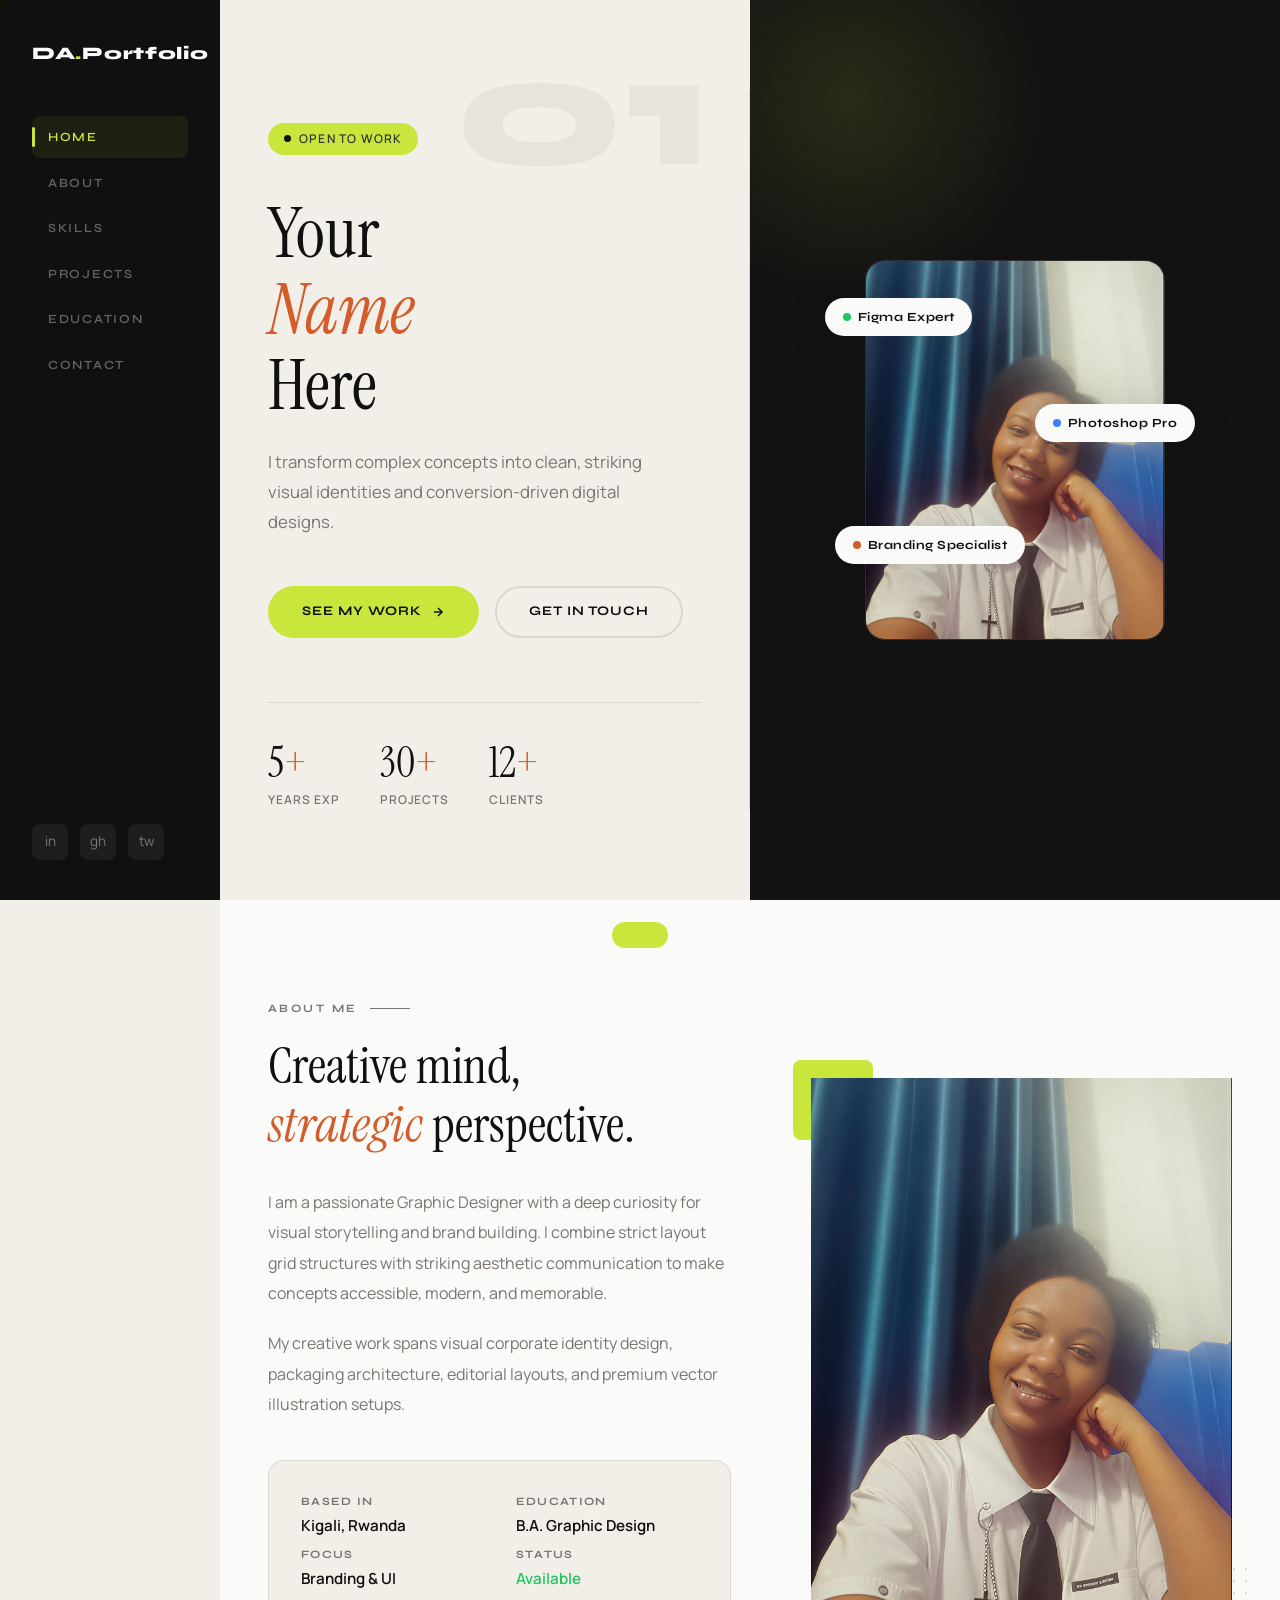
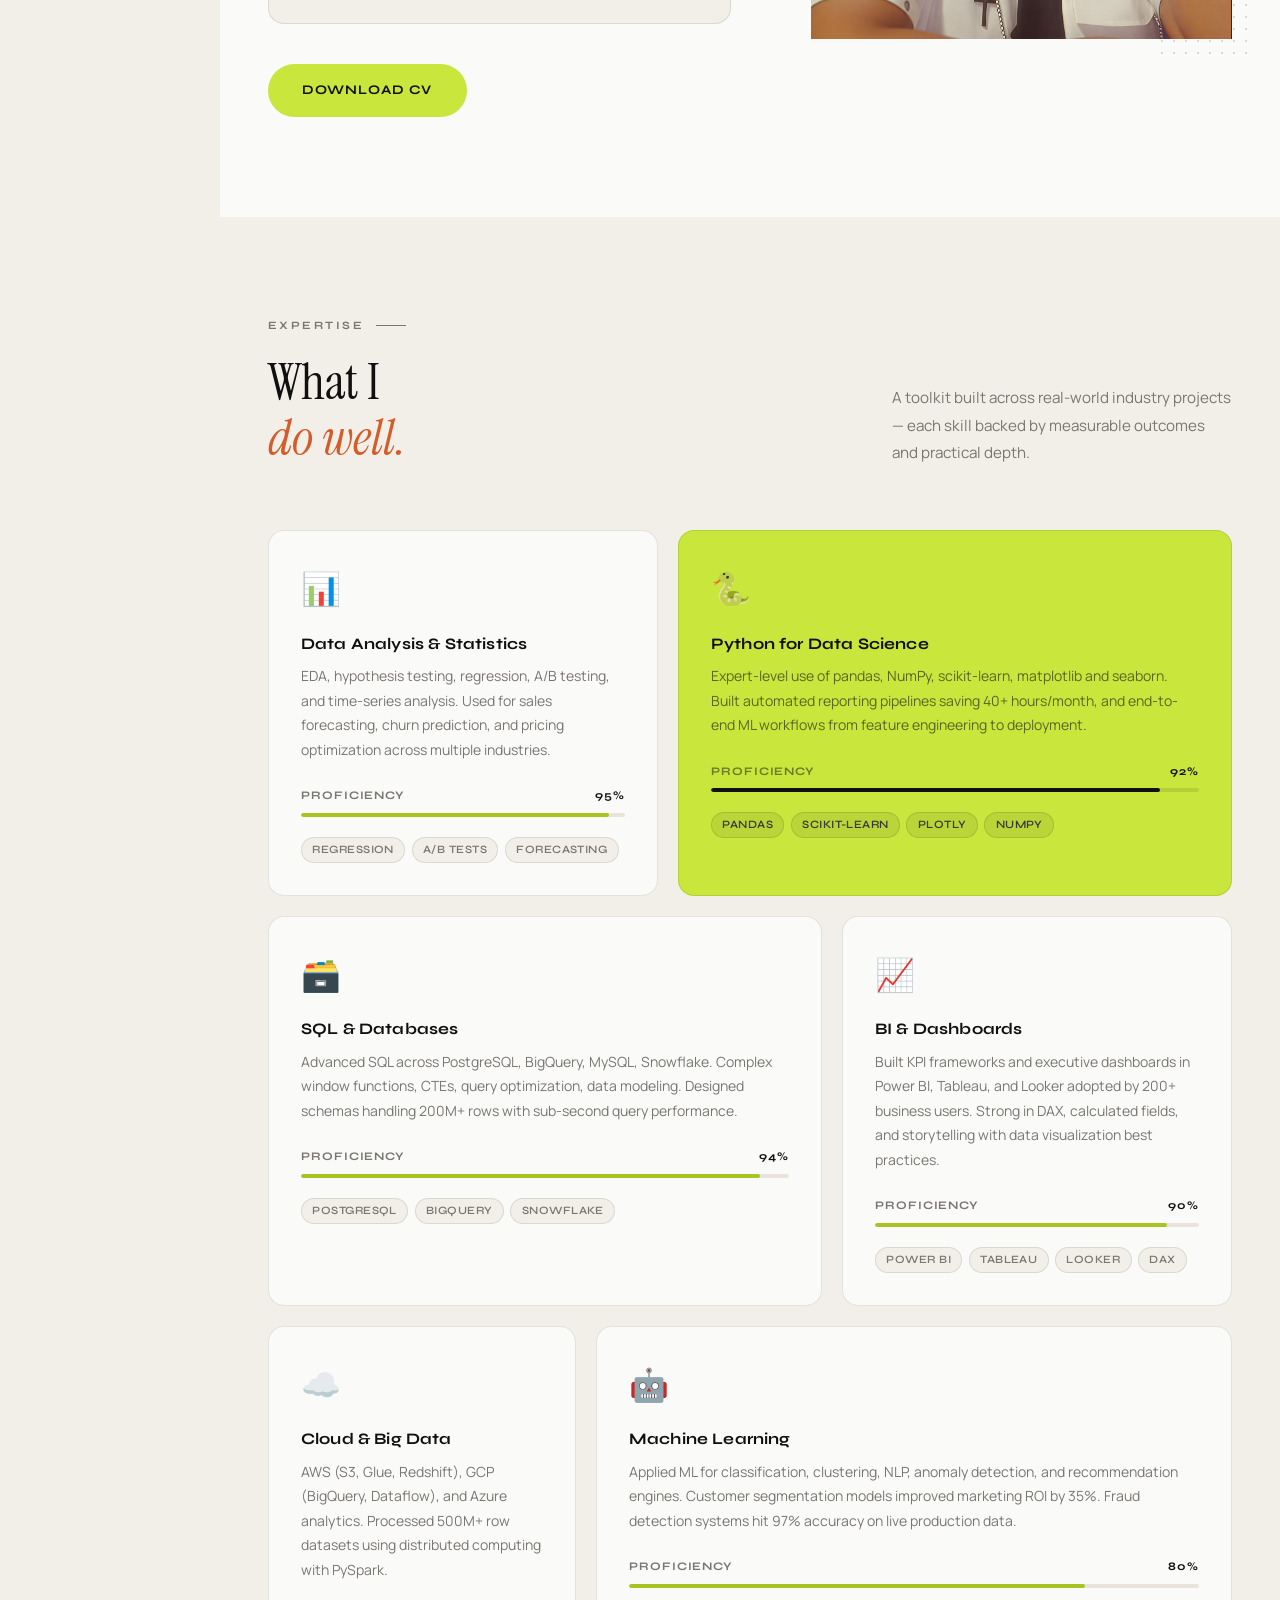
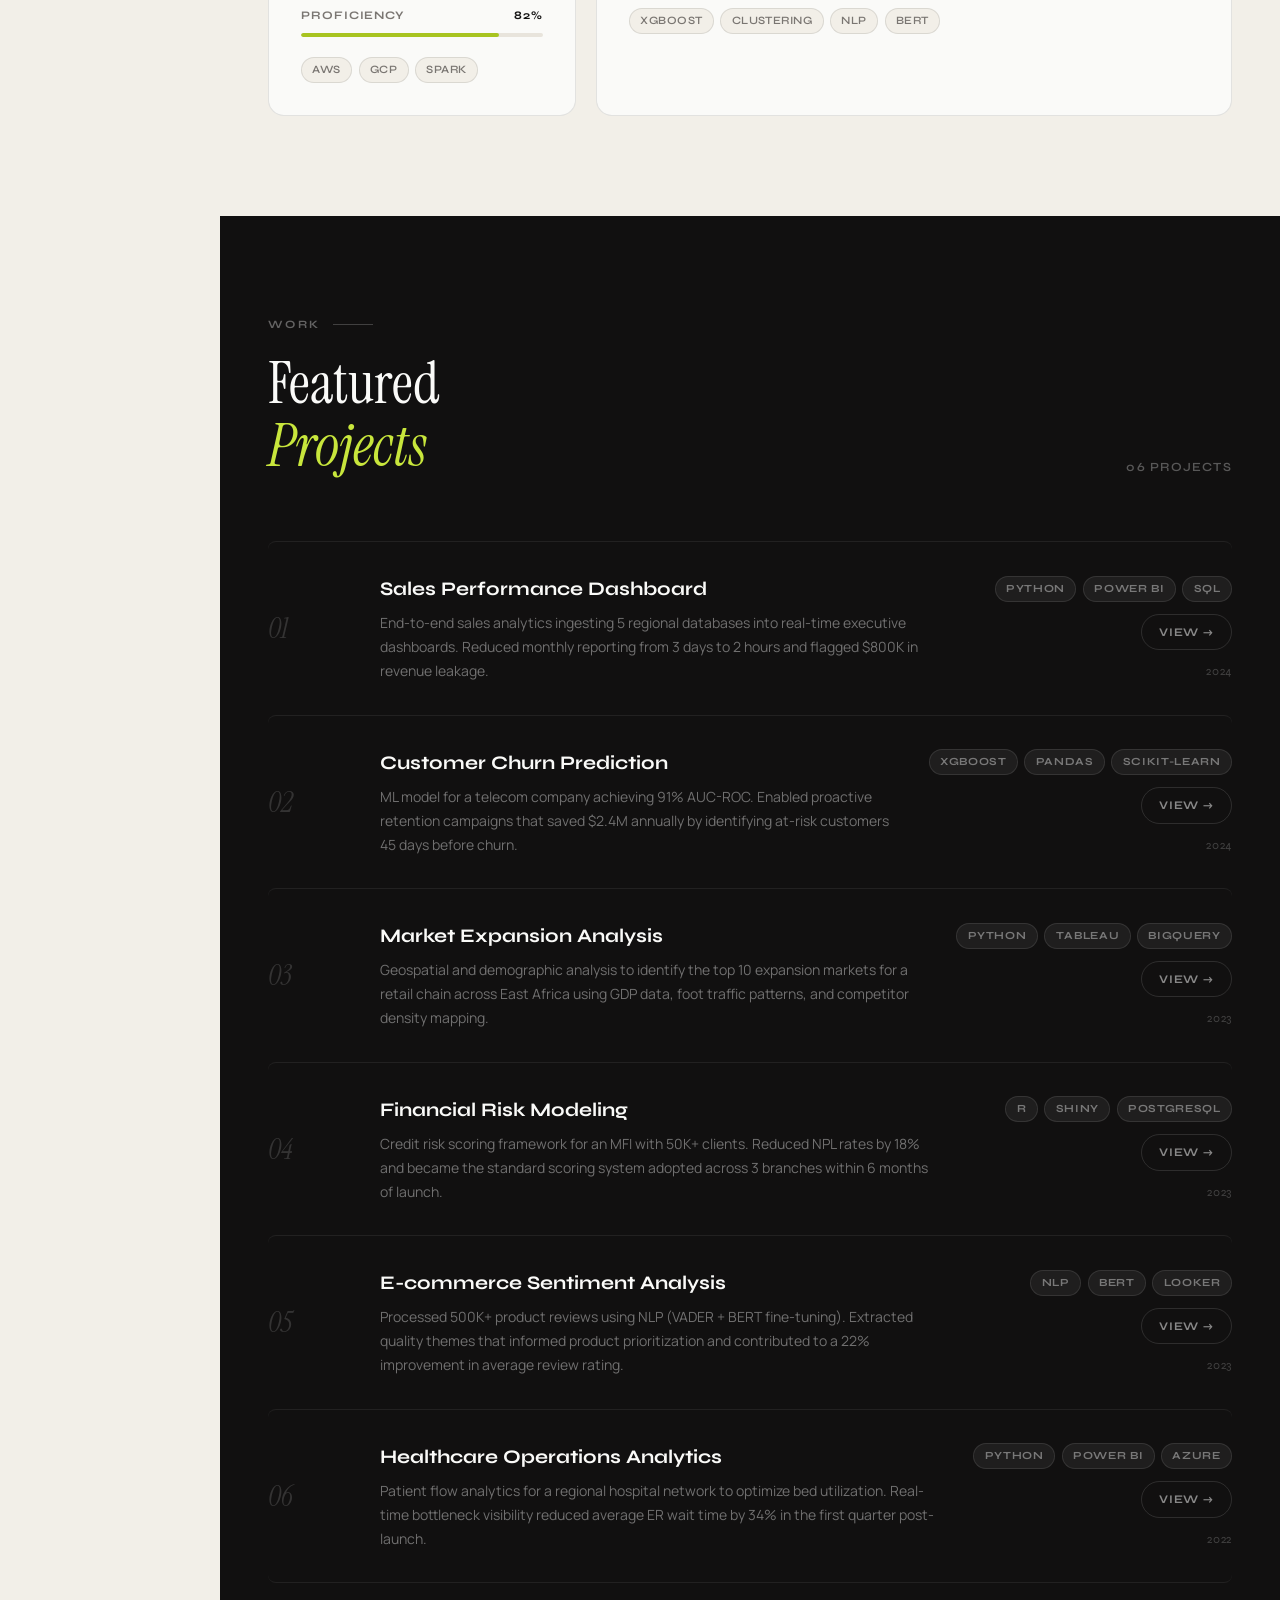
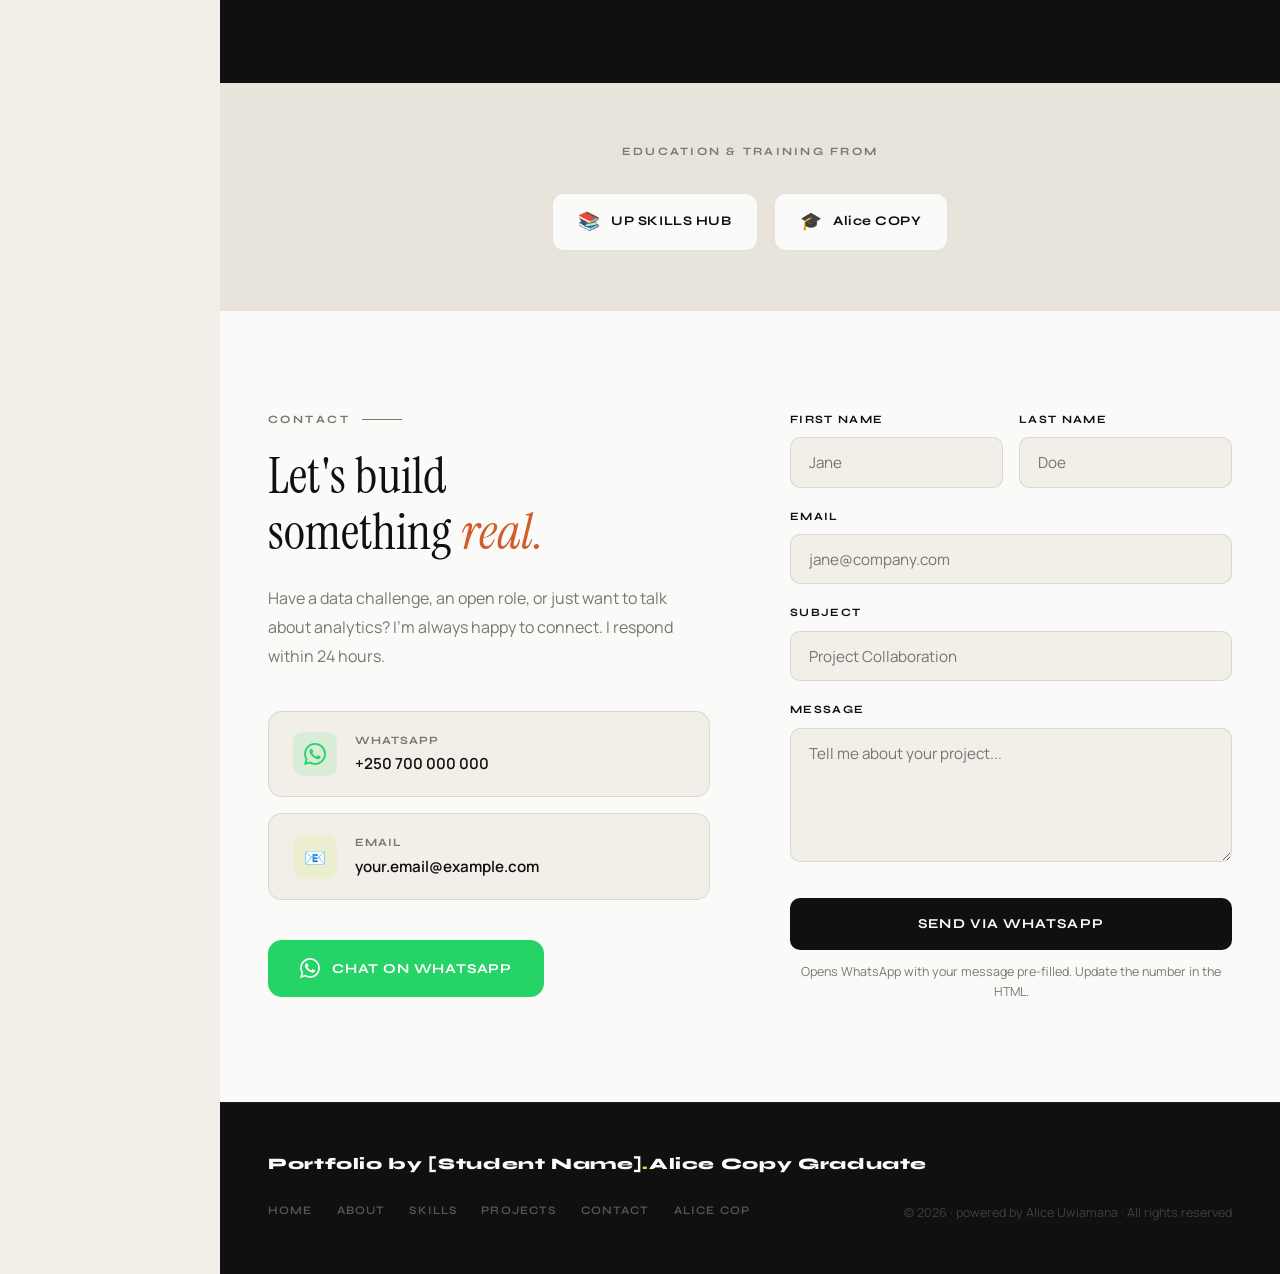
<file: Data analytics/temp 2/index.html>
<!DOCTYPE html>
<html lang="en">
<head>
<meta charset="UTF-8">
<meta name="viewport" content="width=device-width, initial-scale=1.0">
<title>Data Analyst Portfolio</title>
<link href="https://fonts.googleapis.com/css2?family=Syne:wght@400;600;700;800&family=Instrument+Serif:ital@0;1&family=Manrope:wght@300;400;500;600&display=swap" rel="stylesheet">
<style>
/* ===================== VARIABLES ===================== */
:root {
  --bg: #f2efe8;
  --bg2: #e8e4dc;
  --ink: #111010;
  --ink2: #3a3836;
  --muted: #7a7672;
  --lime: #c8e63c;
  --lime-dark: #a8c420;
  --rust: #d45c2a;
  --border: rgba(17,16,16,.1);
  --white: #fafaf8;
  --card-bg: #ffffff;
  --shadow: 0 2px 20px rgba(17,16,16,.07);
  --shadow-lg: 0 8px 48px rgba(17,16,16,.13);
  --radius: 16px;
}

/* ===================== RESET ===================== */
*,*::before,*::after{box-sizing:border-box;margin:0;padding:0}
html{scroll-behavior:smooth;font-size:16px}
body{font-family:'Manrope',sans-serif;background:var(--bg);color:var(--ink);overflow-x:hidden;line-height:1.6}
a{text-decoration:none;color:inherit}
img{max-width:100%;display:block}

/* ===================== CUSTOM CURSOR ===================== */
*, *::before, *::after { cursor: none !important; }
#cursor {
  position: fixed;
  width: 12px; height: 12px;
  border-radius: 50%;
  background: var(--lime);
  pointer-events: none;
  z-index: 99999;
  transform: translate(-50%,-50%);
  transition: transform .08s, width .2s, height .2s, background .2s;
  mix-blend-mode: multiply;
}
#cursor.big {
  width: 40px; height: 40px;
  background: var(--lime);
}

/* ===================== SIDE NAV ===================== */
.sidenav {
  position: fixed;
  left: 0; top: 0; bottom: 0;
  width: 220px;
  background: var(--ink);
  z-index: 100;
  display: flex;
  flex-direction: column;
  padding: 2.5rem 2rem;
  gap: 0;
}
.sidenav-logo {
  font-family: 'Syne', sans-serif;
  font-size: 1.1rem;
  font-weight: 800;
  color: var(--white);
  letter-spacing: .04em;
  margin-bottom: 3rem;
}
.sidenav-logo span { color: var(--lime); }

.sidenav-links {
  display: flex;
  flex-direction: column;
  gap: .2rem;
  flex: 1;
}
.sidenav-links a {
  font-family: 'Syne', sans-serif;
  font-size: .78rem;
  font-weight: 600;
  letter-spacing: .14em;
  text-transform: uppercase;
  color: rgba(255,255,255,.35);
  padding: .7rem 1rem;
  border-radius: 8px;
  transition: color .2s, background .2s;
  position: relative;
}
.sidenav-links a:hover, .sidenav-links a.active {
  color: var(--lime);
  background: rgba(200,230,60,.07);
}
.sidenav-links a.active::before {
  content: '';
  position: absolute;
  left: 0; top: 50%;
  transform: translateY(-50%);
  width: 3px; height: 20px;
  background: var(--lime);
  border-radius: 100px;
}

.sidenav-social {
  display: flex;
  gap: .75rem;
  margin-top: 2rem;
}
.sidenav-social a {
  width: 36px; height: 36px;
  border-radius: 8px;
  background: rgba(255,255,255,.06);
  display: flex; align-items: center; justify-content: center;
  color: rgba(255,255,255,.4);
  font-size: .85rem;
  transition: background .2s, color .2s;
}
.sidenav-social a:hover { background: var(--lime); color: var(--ink); }

/* Mobile nav */
.topnav {
  display: none;
  position: fixed;
  top: 0; left: 0; right: 0;
  z-index: 200;
  background: var(--ink);
  padding: 0 1.5rem;
  height: 60px;
  align-items: center;
  justify-content: space-between;
}
.topnav-logo {
  font-family: 'Syne', sans-serif;
  font-size: 1rem;
  font-weight: 800;
  color: var(--white);
}
.topnav-logo span { color: var(--lime); }
.topnav-burger {
  background: none; border: none;
  display: flex; flex-direction: column; gap: 5px; cursor: pointer;
}
.topnav-burger span {
  display: block; width: 22px; height: 2px;
  background: var(--white); border-radius: 2px;
  transition: all .3s;
}
.topnav-burger.open span:nth-child(1) { transform: rotate(45deg) translate(5px,5px); }
.topnav-burger.open span:nth-child(2) { opacity: 0; }
.topnav-burger.open span:nth-child(3) { transform: rotate(-45deg) translate(5px,-5px); }

.mobile-drawer {
  display: none;
  position: fixed;
  top: 60px; left: 0; right: 0;
  background: var(--ink);
  z-index: 190;
  padding: 1.5rem;
  flex-direction: column;
  gap: .5rem;
  border-top: 1px solid rgba(255,255,255,.06);
}
.mobile-drawer.open { display: flex; }
.mobile-drawer a {
  font-family: 'Syne', sans-serif;
  font-size: .9rem;
  font-weight: 600;
  letter-spacing: .1em;
  text-transform: uppercase;
  color: rgba(255,255,255,.55);
  padding: .75rem 1rem;
  border-radius: 8px;
  transition: color .2s, background .2s;
}
.mobile-drawer a:hover { color: var(--lime); background: rgba(200,230,60,.07); }

/* ===================== MAIN CONTENT ===================== */
.main {
  margin-left: 220px;
}

/* ===================== SECTION SHARED ===================== */
section { min-height: 100vh; position: relative; }
.container { max-width: 1100px; margin: 0 auto; padding: 0 3rem; }

.eyebrow {
  font-family: 'Syne', sans-serif;
  font-size: .7rem;
  font-weight: 700;
  letter-spacing: .22em;
  text-transform: uppercase;
  color: var(--muted);
  display: flex;
  align-items: center;
  gap: .75rem;
  margin-bottom: 1.2rem;
}
.eyebrow::after {
  content: '';
  flex: 1;
  max-width: 40px;
  height: 1px;
  background: var(--muted);
}

/* ===================== HERO ===================== */
#home {
  display: grid;
  grid-template-columns: 1fr 1fr;
  min-height: 100vh;
}

.hero-left {
  background: var(--bg);
  display: flex;
  flex-direction: column;
  justify-content: center;
  padding: 6rem 3rem 4rem;
  position: relative;
}
.hero-left::after {
  content: '';
  position: absolute;
  right: 0; top: 10%; bottom: 10%;
  width: 1px;
  background: var(--border);
}

.hero-number {
  font-family: 'Syne', sans-serif;
  font-size: 10rem;
  font-weight: 800;
  line-height: 1;
  color: var(--bg2);
  position: absolute;
  top: 2rem; right: 2.5rem;
  pointer-events: none;
  user-select: none;
  z-index: 0;
}

.hero-available {
  display: inline-flex;
  align-items: center;
  gap: .5rem;
  font-size: .75rem;
  font-weight: 600;
  letter-spacing: .1em;
  text-transform: uppercase;
  color: var(--ink2);
  background: var(--lime);
  border-radius: 100px;
  padding: .4rem 1rem;
  margin-bottom: 2.5rem;
  width: fit-content;
  position: relative; z-index: 1;
  animation: fadeRight .7s ease both;
}
.hero-available::before {
  content: '';
  width: 7px; height: 7px;
  border-radius: 50%;
  background: var(--ink);
  animation: blink 1.5s infinite;
}
@keyframes blink { 0%,100%{opacity:1} 50%{opacity:.2} }

.hero-name {
  font-family: 'Instrument Serif', serif;
  font-size: clamp(3rem, 5.5vw, 5.5rem);
  font-weight: 400;
  line-height: 1.08;
  color: var(--ink);
  margin-bottom: 1.5rem;
  position: relative; z-index: 1;
  animation: fadeRight .7s .1s ease both;
}
.hero-name em {
  font-style: italic;
  color: var(--rust);
}

.hero-tagline {
  font-size: 1.05rem;
  color: var(--muted);
  max-width: 420px;
  line-height: 1.8;
  margin-bottom: 3rem;
  position: relative; z-index: 1;
  animation: fadeRight .7s .2s ease both;
}

.hero-ctas {
  display: flex;
  gap: 1rem;
  flex-wrap: wrap;
  position: relative; z-index: 1;
  animation: fadeRight .7s .3s ease both;
}

.btn-lime {
  padding: .85rem 2rem;
  background: var(--lime);
  color: var(--ink);
  font-family: 'Syne', sans-serif;
  font-size: .82rem;
  font-weight: 700;
  letter-spacing: .08em;
  text-transform: uppercase;
  border-radius: 100px;
  border: 2px solid transparent;
  transition: background .2s, transform .2s;
  display: inline-flex; align-items: center; gap: .5rem;
}
.btn-lime:hover { background: var(--lime-dark); transform: translateY(-2px); }

.btn-ghost {
  padding: .85rem 2rem;
  background: transparent;
  color: var(--ink);
  font-family: 'Syne', sans-serif;
  font-size: .82rem;
  font-weight: 700;
  letter-spacing: .08em;
  text-transform: uppercase;
  border-radius: 100px;
  border: 2px solid var(--border);
  transition: border-color .2s, transform .2s;
}
.btn-ghost:hover { border-color: var(--ink); transform: translateY(-2px); }

.hero-metrics {
  display: flex;
  gap: 2.5rem;
  margin-top: 4rem;
  padding-top: 2.5rem;
  border-top: 1px solid var(--border);
  position: relative; z-index: 1;
  animation: fadeRight .7s .4s ease both;
}
.metric-val {
  font-family: 'Instrument Serif', serif;
  font-size: 2.6rem;
  font-weight: 400;
  color: var(--ink);
  line-height: 1;
}
.metric-val span { color: var(--rust); }
.metric-key {
  font-size: .75rem;
  font-weight: 600;
  letter-spacing: .08em;
  text-transform: uppercase;
  color: var(--muted);
  margin-top: .35rem;
}

/* Hero right — photo + floating chips */
.hero-right {
  background: var(--ink);
  position: relative;
  overflow: hidden;
  display: flex; align-items: center; justify-content: center;
  animation: fadeIn .9s .1s ease both;
}

.hero-right-noise {
  position: absolute; inset: 0;
  background-image: url("data:image/svg+xml,%3Csvg viewBox='0 0 256 256' xmlns='http://www.w3.org/2000/svg'%3E%3Cfilter id='n'%3E%3CfeTurbulence type='fractalNoise' baseFrequency='0.9' numOctaves='4' stitchTiles='stitch'/%3E%3C/filter%3E%3Crect width='100%25' height='100%25' filter='url(%23n)' opacity='0.04'/%3E%3C/svg%3E");
  opacity: .5;
  pointer-events: none;
}

.hero-right-accent {
  position: absolute;
  width: 400px; height: 400px;
  border-radius: 50%;
  background: radial-gradient(circle, rgba(200,230,60,.12) 0%, transparent 70%);
  top: -100px; left: -100px;
}

.hero-photo-container {
  position: relative;
  z-index: 2;
  width: 300px; height: 380px;
}
.hero-photo-frame-outer {
  width: 100%; height: 100%;
  border-radius: 20px;
  overflow: hidden;
  background: #1c1c1c;
  border: 1px solid rgba(255,255,255,.08);
  display: flex; align-items: center; justify-content: center;
  flex-direction: column;
  gap: .8rem;
  cursor: pointer;
}
.hero-photo-frame-outer img {
  width: 100%; height: 100%;
  object-fit: cover;
}
.hero-upload-icon {
  width: 52px; height: 52px;
  border-radius: 12px;
  background: rgba(200,230,60,.1);
  border: 1px dashed rgba(200,230,60,.3);
  display: flex; align-items: center; justify-content: center;
}
.hero-upload-text {
  font-size: .78rem;
  color: rgba(255,255,255,.3);
  letter-spacing: .06em;
  font-family: 'Syne', sans-serif;
}

/* Floating chips */
.chip {
  position: absolute;
  background: var(--white);
  border-radius: 100px;
  padding: .55rem 1.1rem;
  font-size: .78rem;
  font-weight: 700;
  font-family: 'Syne', sans-serif;
  letter-spacing: .04em;
  color: var(--ink);
  box-shadow: var(--shadow-lg);
  white-space: nowrap;
  display: flex; align-items: center; gap: .45rem;
  animation: float 3s ease-in-out infinite;
}
.chip-1 { top: 10%; left: -40px; animation-delay: 0s; }
.chip-2 { top: 38%; right: -30px; animation-delay: .8s; }
.chip-3 { bottom: 20%; left: -30px; animation-delay: 1.5s; }
.chip-dot { width: 8px; height: 8px; border-radius: 50%; }
.chip-dot.g { background: #22c55e; }
.chip-dot.b { background: #3b82f6; }
.chip-dot.o { background: var(--rust); }

@keyframes float {
  0%,100%{transform:translateY(0)}
  50%{transform:translateY(-8px)}

  
}

/* ===================== ABOUT ===================== */
#about {
  background: var(--white);
  min-height: auto;
  padding: 100px 0;
}

.about-layout {
  display: grid;
  grid-template-columns: 1.1fr 1fr;
  gap: 5rem;
  align-items: center;
}

.about-text-block {}

.about-giant-text {
  font-family: 'Instrument Serif', serif;
  font-size: clamp(2.5rem, 4vw, 4.2rem);
  font-weight: 400;
  line-height: 1.15;
  color: var(--ink);
  margin-bottom: 2rem;
}
.about-giant-text em { font-style: italic; color: var(--rust); }

.about-para {
  font-size: 1rem;
  color: var(--muted);
  line-height: 1.9;
  margin-bottom: 1.25rem;
}

.about-facts {
  display: grid;
  grid-template-columns: 1fr 1fr;
  gap: .5rem 2rem;
  margin: 2.5rem 0;
  padding: 2rem;
  background: var(--bg);
  border-radius: var(--radius);
  border: 1px solid var(--border);
}
.fact { }
.fact-label {
  font-size: .7rem;
  font-weight: 700;
  letter-spacing: .12em;
  text-transform: uppercase;
  color: var(--muted);
  font-family: 'Syne', sans-serif;
}
.fact-value {
  font-size: .95rem;
  font-weight: 600;
  color: var(--ink);
  margin-top: .2rem;
}

.cv-row {
  display: flex;
  align-items: center;
  gap: 1rem;
  flex-wrap: wrap;
  margin-top: 1.5rem;
}
.cv-status { font-size: .82rem; color: var(--muted); }
.cv-status.ready { color: #22c55e; font-weight: 600; }

/* About right — photo */
.about-photo-side {
  position: relative;
}
.about-photo-box {
  aspect-ratio: 3/4;
  border-radius: 24px;
  overflow: hidden;
  background: var(--bg2);
  display: flex; align-items: center; justify-content: center;
  flex-direction: column;
  gap: .75rem;
  cursor: pointer;
  border: 1px solid var(--border);
  transition: border-color .2s;
}
.about-photo-box:hover { border-color: var(--lime-dark); }
.about-photo-box img { width: 100%; height: 100%; object-fit: cover; position: absolute; inset: 0; }
.about-photo-placeholder {
  display: flex; flex-direction: column; align-items: center; gap: .75rem; position: relative; z-index: 1;
}
.about-upload-btn2 {
  display: inline-flex; align-items: center; gap: .5rem;
  background: var(--ink);
  color: var(--white);
  border: none;
  border-radius: 100px;
  padding: .65rem 1.3rem;
  font-size: .78rem;
  font-weight: 700;
  font-family: 'Syne', sans-serif;
  letter-spacing: .06em;
  text-transform: uppercase;
  cursor: pointer;
  transition: background .2s;
}
.about-upload-btn2:hover { background: var(--lime); color: var(--ink); }

/* Accent dot grid */
.dot-grid {
  position: absolute;
  bottom: -24px; right: -24px;
  width: 100px; height: 100px;
  background-image: radial-gradient(circle, var(--muted) 1.5px, transparent 1.5px);
  background-size: 12px 12px;
  opacity: .25;
  pointer-events: none;
}
.lime-block {
  position: absolute;
  top: -18px; left: -18px;
  width: 80px; height: 80px;
  background: var(--lime);
  border-radius: 8px;
  z-index: -1;
}

/* ===================== SKILLS ===================== */
#skills {
  background: var(--bg);
  min-height: auto;
  padding: 100px 0;
}

.skills-top {
  display: flex;
  align-items: flex-end;
  justify-content: space-between;
  gap: 2rem;
  margin-bottom: 4rem;
  flex-wrap: wrap;
}
.skills-title {
  font-family: 'Instrument Serif', serif;
  font-size: clamp(2.5rem, 4vw, 4rem);
  font-weight: 400;
  line-height: 1.1;
  color: var(--ink);
}
.skills-title em { font-style: italic; color: var(--rust); }
.skills-desc {
  max-width: 340px;
  color: var(--muted);
  font-size: .95rem;
  line-height: 1.8;
}

/* Skills bento grid */
.skills-bento {
  display: grid;
  grid-template-columns: repeat(12, 1fr);
  grid-template-rows: auto;
  gap: 1.25rem;
}

.scard {
  background: var(--white);
  border-radius: var(--radius);
  padding: 2rem;
  border: 1px solid var(--border);
  transition: box-shadow .25s, transform .25s;
  overflow: hidden;
  position: relative;
}
.scard:hover { box-shadow: var(--shadow-lg); transform: translateY(-3px); }

/* Bento layout assignments */
.scard:nth-child(1) { grid-column: span 5; }
.scard:nth-child(2) { grid-column: span 7; }
.scard:nth-child(3) { grid-column: span 7; }
.scard:nth-child(4) { grid-column: span 5; }
.scard:nth-child(5) { grid-column: span 4; }
.scard:nth-child(6) { grid-column: span 8; }

.scard-icon {
  font-size: 2rem;
  margin-bottom: 1rem;
  display: block;
}
.scard-name {
  font-family: 'Syne', sans-serif;
  font-size: 1rem;
  font-weight: 700;
  color: var(--ink);
  margin-bottom: .5rem;
  letter-spacing: .01em;
}
.scard-desc {
  font-size: .875rem;
  color: var(--muted);
  line-height: 1.75;
  margin-bottom: 1.5rem;
}

.scard-level {
  display: flex;
  align-items: center;
  justify-content: space-between;
  font-size: .72rem;
  font-weight: 700;
  letter-spacing: .08em;
  text-transform: uppercase;
  color: var(--muted);
  margin-bottom: .5rem;
  font-family: 'Syne', sans-serif;
}
.scard-level span:last-child { color: var(--ink); }

.sbar {
  height: 4px;
  background: var(--bg2);
  border-radius: 100px;
  overflow: hidden;
  margin-bottom: 1.25rem;
}
.sbar-fill {
  height: 100%;
  background: var(--lime-dark);
  border-radius: 100px;
  width: 0;
  transition: width 1.1s cubic-bezier(.4,0,.2,1);
}

.stags {
  display: flex; flex-wrap: wrap; gap: .4rem;
}
.stag {
  background: var(--bg);
  color: var(--muted);
  font-size: .7rem;
  font-weight: 600;
  font-family: 'Syne', sans-serif;
  letter-spacing: .04em;
  text-transform: uppercase;
  padding: .2rem .65rem;
  border-radius: 100px;
  border: 1px solid var(--border);
}

/* Accent card (lime) */
.scard.accent-card {
  background: var(--lime);
}
.scard.accent-card .scard-name { color: var(--ink); }
.scard.accent-card .scard-desc { color: rgba(17,16,16,.6); }
.scard.accent-card .scard-level { color: rgba(17,16,16,.5); }
.scard.accent-card .scard-level span:last-child { color: var(--ink); }
.scard.accent-card .sbar { background: rgba(17,16,16,.1); }
.scard.accent-card .sbar-fill { background: var(--ink); }
.scard.accent-card .stag { background: rgba(17,16,16,.08); color: var(--ink2); border-color: rgba(17,16,16,.12); }

/* ===================== PROJECTS ===================== */
#projects {
  background: var(--ink);
  min-height: auto;
  padding: 100px 0;
}

.projects-head {
  display: flex;
  align-items: flex-end;
  justify-content: space-between;
  margin-bottom: 4rem;
  flex-wrap: wrap;
  gap: 2rem;
}
.projects-title {
  font-family: 'Instrument Serif', serif;
  font-size: clamp(2.5rem, 4.5vw, 4.5rem);
  font-weight: 400;
  color: var(--white);
  line-height: 1.08;
}
.projects-title em { font-style: italic; color: var(--lime); }
.projects-eyebrow { color: rgba(255,255,255,.35) !important; }
.projects-eyebrow::after { background: rgba(255,255,255,.2) !important; }

.projects-count {
  font-family: 'Syne', sans-serif;
  font-size: .78rem;
  font-weight: 600;
  letter-spacing: .1em;
  text-transform: uppercase;
  color: rgba(255,255,255,.3);
}

/* Masonry-style list layout */
.projects-list {
  display: flex;
  flex-direction: column;
  gap: 0;
}

.prow {
  display: grid;
  grid-template-columns: 80px 1fr auto;
  align-items: center;
  gap: 2rem;
  padding: 2rem 0;
  border-top: 1px solid rgba(255,255,255,.07);
  transition: background .2s;
  border-radius: 8px;
  cursor: default;
  position: relative;
}
.prow:last-child { border-bottom: 1px solid rgba(255,255,255,.07); }
.prow:hover { background: rgba(255,255,255,.03); padding-left: 1rem; padding-right: 1rem; }

.prow-num {
  font-family: 'Instrument Serif', serif;
  font-size: 1.8rem;
  font-style: italic;
  color: rgba(255,255,255,.15);
  line-height: 1;
}
.prow-body { }
.prow-title {
  font-family: 'Syne', sans-serif;
  font-size: 1.2rem;
  font-weight: 700;
  color: var(--white);
  margin-bottom: .4rem;
  transition: color .2s;
}
.prow:hover .prow-title { color: var(--lime); }
.prow-desc {
  font-size: .875rem;
  color: rgba(255,255,255,.4);
  line-height: 1.7;
  max-width: 560px;
}
.prow-meta {
  display: flex;
  flex-direction: column;
  align-items: flex-end;
  gap: .75rem;
}
.prow-tags {
  display: flex;
  gap: .4rem;
  flex-wrap: wrap;
  justify-content: flex-end;
}
.prow-tag {
  font-size: .68rem;
  font-weight: 700;
  font-family: 'Syne', sans-serif;
  letter-spacing: .06em;
  text-transform: uppercase;
  padding: .2rem .65rem;
  border-radius: 100px;
  background: rgba(255,255,255,.06);
  color: rgba(255,255,255,.4);
  border: 1px solid rgba(255,255,255,.1);
}
.prow-link {
  display: inline-flex;
  align-items: center;
  gap: .4rem;
  padding: .5rem 1.1rem;
  border: 1.5px solid rgba(255,255,255,.12);
  border-radius: 100px;
  font-size: .73rem;
  font-weight: 700;
  font-family: 'Syne', sans-serif;
  letter-spacing: .06em;
  text-transform: uppercase;
  color: rgba(255,255,255,.5);
  transition: border-color .2s, color .2s, background .2s;
  white-space: nowrap;
}
.prow-link:hover { border-color: var(--lime); color: var(--lime); }
.prow-year { font-size: .75rem; color: rgba(255,255,255,.2); font-family: 'Syne', sans-serif; letter-spacing: .06em; }

/* ===================== BRANDS ===================== */
#brands {
  background: var(--bg2);
  min-height: auto;
  padding: 60px 0;
}
.brands-wrapper {
  display: flex;
  flex-direction: column;
  align-items: center;
  gap: 2rem;
}
.brands-label2 {
  font-family: 'Syne', sans-serif;
  font-size: .7rem;
  font-weight: 700;
  letter-spacing: .2em;
  text-transform: uppercase;
  color: var(--muted);
}
.brands-track {
  display: flex;
  flex-wrap: wrap;
  gap: 1rem;
  justify-content: center;
}
.brand-pill {
  display: flex;
  align-items: center;
  gap: .65rem;
  background: var(--white);
  border: 1px solid var(--border);
  border-radius: 12px;
  padding: .85rem 1.6rem;
  font-family: 'Syne', sans-serif;
  font-size: .82rem;
  font-weight: 700;
  letter-spacing: .04em;
  color: var(--ink);
  transition: box-shadow .2s, transform .2s, background .2s;
}
.brand-pill:hover { box-shadow: var(--shadow); transform: translateY(-2px); background: var(--lime); }
.brand-pill-icon { font-size: 1.1rem; }

/* ===================== CONTACT ===================== */
#contact {
  background: var(--white);
  min-height: auto;
  padding: 100px 0;
}

.contact-layout {
  display: grid;
  grid-template-columns: 1fr 1fr;
  gap: 5rem;
}

.contact-left { }
.contact-title {
  font-family: 'Instrument Serif', serif;
  font-size: clamp(2.5rem, 4vw, 4.5rem);
  font-weight: 400;
  line-height: 1.1;
  color: var(--ink);
  margin-bottom: 1.5rem;
}
.contact-title em { font-style: italic; color: var(--rust); }
.contact-sub { color: var(--muted); font-size: 1rem; line-height: 1.8; margin-bottom: 2.5rem; }

.cmethod {
  display: flex;
  align-items: center;
  gap: 1.1rem;
  padding: 1.25rem 1.5rem;
  background: var(--bg);
  border: 1px solid var(--border);
  border-radius: 14px;
  margin-bottom: 1rem;
  transition: border-color .2s, box-shadow .2s;
}
.cmethod:hover { border-color: var(--lime-dark); box-shadow: var(--shadow); }
.cmethod-icon {
  width: 44px; height: 44px;
  border-radius: 10px;
  display: flex; align-items: center; justify-content: center;
  font-size: 1.1rem;
  flex-shrink: 0;
}
.cmethod-icon.wa { background: rgba(37,211,102,.12); }
.cmethod-icon.em { background: rgba(200,230,60,.15); }
.cmethod-lbl { font-size: .7rem; font-weight: 700; letter-spacing: .1em; text-transform: uppercase; color: var(--muted); font-family: 'Syne', sans-serif; }
.cmethod-val { font-size: .95rem; font-weight: 600; color: var(--ink); margin-top: .15rem; }

.wa-big-btn {
  display: inline-flex;
  align-items: center;
  gap: .75rem;
  background: #25d366;
  color: #fff;
  border-radius: 14px;
  padding: 1.1rem 2rem;
  font-family: 'Syne', sans-serif;
  font-size: .85rem;
  font-weight: 700;
  letter-spacing: .06em;
  text-transform: uppercase;
  margin-top: 1.5rem;
  transition: background .2s, transform .2s;
}
.wa-big-btn:hover { background: #1db954; transform: translateY(-2px); }

/* Contact form */
.contact-form { }
.cf-group { margin-bottom: 1.25rem; }
.cf-label {
  display: block;
  font-family: 'Syne', sans-serif;
  font-size: .7rem;
  font-weight: 700;
  letter-spacing: .12em;
  text-transform: uppercase;
  color: var(--ink);
  margin-bottom: .55rem;
}
.cf-input {
  width: 100%;
  background: var(--bg);
  border: 1.5px solid var(--border);
  border-radius: 10px;
  padding: .85rem 1.1rem;
  font-size: .95rem;
  font-family: 'Manrope', sans-serif;
  color: var(--ink);
  outline: none;
  transition: border-color .2s, box-shadow .2s;
  resize: vertical;
}
.cf-input:focus { border-color: var(--lime-dark); box-shadow: 0 0 0 3px rgba(168,196,32,.15); }
.cf-row { display: grid; grid-template-columns: 1fr 1fr; gap: 1rem; }
.cf-submit {
  width: 100%;
  padding: 1.1rem;
  background: var(--ink);
  color: var(--white);
  border: none;
  border-radius: 10px;
  font-family: 'Syne', sans-serif;
  font-size: .85rem;
  font-weight: 700;
  letter-spacing: .08em;
  text-transform: uppercase;
  cursor: pointer;
  margin-top: .5rem;
  transition: background .2s, transform .2s;
}
.cf-submit:hover { background: var(--lime); color: var(--ink); transform: translateY(-2px); }
.cf-note { font-size: .78rem; color: var(--muted); text-align: center; margin-top: .75rem; }

/* ===================== FOOTER ===================== */
footer {
  background: var(--ink);
  padding: 3rem 0;
  border-top: 1px solid rgba(255,255,255,.05);
}
.footer-row {
  display: flex;
  align-items: center;
  justify-content: space-between;
  flex-wrap: wrap;
  gap: 1.5rem;
}
.footer-logo2 {
  font-family: 'Syne', sans-serif;
  font-size: 1rem;
  font-weight: 800;
  color: var(--white);
  letter-spacing: .04em;
}
.footer-logo2 span { color: var(--lime); }
.footer-nav2 {
  display: flex;
  flex-wrap: wrap;
  gap: 1.5rem;
}
.footer-nav2 a {
  font-family: 'Syne', sans-serif;
  font-size: .72rem;
  font-weight: 600;
  letter-spacing: .1em;
  text-transform: uppercase;
  color: rgba(255,255,255,.3);
  transition: color .2s;
}
.footer-nav2 a:hover { color: var(--lime); }
.footer-copy2 {
  font-size: .78rem;
  color: rgba(255,255,255,.2);
}

/* ===================== TOAST ===================== */
.toast {
  position: fixed;
  bottom: 2rem; left: 50%;
  transform: translateX(-50%) translateY(80px);
  background: var(--lime);
  color: var(--ink);
  padding: .8rem 1.75rem;
  border-radius: 100px;
  font-family: 'Syne', sans-serif;
  font-size: .8rem;
  font-weight: 700;
  letter-spacing: .06em;
  text-transform: uppercase;
  z-index: 9999;
  transition: transform .3s cubic-bezier(.4,0,.2,1);
  white-space: nowrap;
}
.toast.show { transform: translateX(-50%) translateY(0); }

/* ===================== ANIMATIONS ===================== */
@keyframes fadeRight {
  from{opacity:0;transform:translateX(-24px)}
  to{opacity:1;transform:translateX(0)}
}
@keyframes fadeIn {
  from{opacity:0} to{opacity:1}
}

.reveal {
  opacity: 0;
  transform: translateY(28px);
  transition: opacity .65s ease, transform .65s ease;
}
.reveal.visible {
  opacity: 1;
  transform: translateY(0);
}

/* ===================== RESPONSIVE ===================== */
@media(max-width:1024px) {
  .sidenav { display: none; }
  .topnav { display: flex; }
  .main { margin-left: 0; }
  #home { grid-template-columns: 1fr; }
  .hero-right { display: none; }
  .hero-left { padding-top: 5rem; }
  .about-layout { grid-template-columns: 1fr; gap: 3rem; }
  .about-photo-side { max-width: 320px; }
  .contact-layout { grid-template-columns: 1fr; gap: 3rem; }
  .skills-bento .scard { grid-column: span 12 !important; }
  .prow { grid-template-columns: 60px 1fr; }
  .prow-meta { display: none; }
}

@media(max-width:768px) {
  .container { padding: 0 1.5rem; }
  section { min-height: auto; }
  #home { padding-top: 60px; }
  .hero-left { padding: 4rem 1.5rem 3rem; }
  .hero-metrics { flex-wrap: wrap; gap: 1.5rem; }
  .hero-ctas { flex-direction: column; }
  .skills-top { flex-direction: column; align-items: flex-start; }
  .projects-head { flex-direction: column; align-items: flex-start; }
  .cf-row { grid-template-columns: 1fr; }
  .footer-row { flex-direction: column; text-align: center; align-items: center; }
}
</style>
</head>
<body>

<!-- Custom cursor -->
<div id="cursor"></div>

<!-- ===== SIDE NAV ===== -->
<nav class="sidenav">
  <div class="sidenav-logo">DA<span>.</span>Portfolio</div>
  <nav class="sidenav-links">
    <a href="#home" class="active">Home</a>
    <a href="#about">About</a>
    <a href="#skills">Skills</a>
    <a href="#projects">Projects</a>
    <a href="#brands">Education</a>
    <a href="#contact">Contact</a>
  </nav>
  <div class="sidenav-social">
    <a href="#" title="LinkedIn">in</a>
    <a href="#" title="GitHub">gh</a>
    <a href="#" title="Twitter">tw</a>
  </div>
</nav>

<!-- ===== MOBILE TOPNAV ===== -->
<nav class="topnav" id="topnav">
  <div class="topnav-logo">DA<span>.</span></div>
  <button class="topnav-burger" id="burger"><span></span><span></span><span></span></button>
</nav>
<div class="mobile-drawer" id="drawer">
  <a href="#home" onclick="closeDrawer()">Home</a>
  <a href="#about" onclick="closeDrawer()">About</a>
  <a href="#skills" onclick="closeDrawer()">Skills</a>
  <a href="#projects" onclick="closeDrawer()">Projects</a>
  <a href="#brands" onclick="closeDrawer()">Education</a>
  <a href="#contact" onclick="closeDrawer()">Contact</a>
</div>

<!-- ===== MAIN ===== -->
<div class="main">

<!-- ===== HERO ===== -->
<section id="home">
  <div class="hero-left">
    <div class="hero-number">01</div>
    <div class="hero-available">Open to Work</div>
    <h1 class="hero-name">Your<br><em>Name</em><br>Here</h1>
    <p class="hero-tagline">I transform complex concepts into clean, striking visual identities and conversion-driven digital designs.</p>
    <div class="hero-ctas">
      <a href="#projects" class="btn-lime">
        See My Work
        <svg width="14" height="14" viewBox="0 0 24 24" fill="none" stroke="currentColor" stroke-width="2.5"><line x1="5" y1="12" x2="19" y2="12"/><polyline points="12 5 19 12 12 19"/></svg>
      </a>
      <a href="#contact" class="btn-ghost">Get In Touch</a>
    </div>
    <div class="hero-metrics">
      <div>
        <div class="metric-val">5<span>+</span></div>
        <div class="metric-key">Years Exp</div>
      </div>
      <div>
        <div class="metric-val">30<span>+</span></div>
        <div class="metric-key">Projects</div>
      </div>
      <div>
        <div class="metric-val">12<span>+</span></div>
        <div class="metric-key">Clients</div>
      </div>
    </div>
  </div>
  <div class="hero-right">
    <div class="hero-right-noise"></div>
    <div class="hero-right-accent"></div>
    <div class="hero-photo-container">
      <div class="hero-photo-frame-outer" id="heroBox">
        <!-- INSERT YOUR HOME BANNER OR PROFILE IMAGE HERE -->
        <img src="images/wmremove-transformed_imgupscaler.ai_Beta_2K.jpg" alt="Hero Display Image" class="hero-display-img">
      </div>
      <!-- Updated Graphic Design Context Chips -->
      <div class="chip chip-1"><span class="chip-dot g"></span>Figma Expert</div>
      <div class="chip chip-2"><span class="chip-dot b"></span>Photoshop Pro</div>
      <div class="chip chip-3"><span class="chip-dot o"></span>Branding Specialist</div>
    </div>
  </div>
</section>


<!-- ===== ABOUT ===== -->
<section id="about">
  <div class="container">
    <div class="about-layout">
      <div class="about-text-block reveal">
        <div class="eyebrow">About Me</div>
        <h2 class="about-giant-text">Creative mind,<br><em>strategic</em> perspective.</h2>
        <p class="about-para">I am a passionate Graphic Designer with a deep curiosity for visual storytelling and brand building. I combine strict layout grid structures with striking aesthetic communication to make concepts accessible, modern, and memorable.</p>
        <p class="about-para">My creative work spans visual corporate identity design, packaging architecture, editorial layouts, and premium vector illustration setups.</p>
        
        <div class="about-facts">
          <div class="fact"><div class="fact-label">Based In</div><div class="fact-value">Kigali, Rwanda</div></div>
          <div class="fact"><div class="fact-label">Education</div><div class="fact-value">B.A. Graphic Design</div></div>
          <div class="fact"><div class="fact-label">Focus</div><div class="fact-value">Branding & UI</div></div>
          <div class="fact"><div class="fact-label">Status</div><div class="fact-value" style="color:#22c55e">Available</div></div>
        </div>

        <div class="cv-row">
          <!-- INSERT YOUR CV FILE PATH HERE (e.g., href="files/my-resume.pdf") -->
          <a href="images/cv.pdf" class="btn-lime" download>
            Download CV
          </a>
        </div>
      </div>

      <div class="about-photo-side reveal">
        <div class="lime-block"></div>
        <div class="about-photo-box" id="aboutBox">
          <!-- INSERT YOUR PORTRAIT IMAGE PATH HERE -->
          <img src="images/wmremove-transformed_imgupscaler.ai_Beta_2K.jpg" alt="Designer Profile Portrait" class="about-display-img">
        </div>
        <div class="dot-grid"></div>
      </div>
    </div>
  </div>
</section>


<!-- ===== SKILLS ===== -->
<section id="skills">
  <div class="container">
    <div class="skills-top reveal">
      <div>
        <div class="eyebrow">Expertise</div>
        <h2 class="skills-title">What I<br><em>do well.</em></h2>
      </div>
      <p class="skills-desc">A toolkit built across real-world industry projects — each skill backed by measurable outcomes and practical depth.</p>
    </div>
    <div class="skills-bento">

      <div class="scard reveal">
        <span class="scard-icon">📊</span>
        <div class="scard-name">Data Analysis & Statistics</div>
        <div class="scard-desc">EDA, hypothesis testing, regression, A/B testing, and time-series analysis. Used for sales forecasting, churn prediction, and pricing optimization across multiple industries.</div>
        <div class="scard-level"><span>Proficiency</span><span>95%</span></div>
        <div class="sbar"><div class="sbar-fill" data-w="95"></div></div>
        <div class="stags"><span class="stag">Regression</span><span class="stag">A/B Tests</span><span class="stag">Forecasting</span></div>
      </div>

      <div class="scard accent-card reveal">
        <span class="scard-icon">🐍</span>
        <div class="scard-name">Python for Data Science</div>
        <div class="scard-desc">Expert-level use of pandas, NumPy, scikit-learn, matplotlib and seaborn. Built automated reporting pipelines saving 40+ hours/month, and end-to-end ML workflows from feature engineering to deployment.</div>
        <div class="scard-level"><span>Proficiency</span><span>92%</span></div>
        <div class="sbar"><div class="sbar-fill" data-w="92"></div></div>
        <div class="stags"><span class="stag">Pandas</span><span class="stag">Scikit-learn</span><span class="stag">Plotly</span><span class="stag">NumPy</span></div>
      </div>

      <div class="scard reveal">
        <span class="scard-icon">🗃️</span>
        <div class="scard-name">SQL & Databases</div>
        <div class="scard-desc">Advanced SQL across PostgreSQL, BigQuery, MySQL, Snowflake. Complex window functions, CTEs, query optimization, data modeling. Designed schemas handling 200M+ rows with sub-second query performance.</div>
        <div class="scard-level"><span>Proficiency</span><span>94%</span></div>
        <div class="sbar"><div class="sbar-fill" data-w="94"></div></div>
        <div class="stags"><span class="stag">PostgreSQL</span><span class="stag">BigQuery</span><span class="stag">Snowflake</span></div>
      </div>

      <div class="scard reveal">
        <span class="scard-icon">📈</span>
        <div class="scard-name">BI & Dashboards</div>
        <div class="scard-desc">Built KPI frameworks and executive dashboards in Power BI, Tableau, and Looker adopted by 200+ business users. Strong in DAX, calculated fields, and storytelling with data visualization best practices.</div>
        <div class="scard-level"><span>Proficiency</span><span>90%</span></div>
        <div class="sbar"><div class="sbar-fill" data-w="90"></div></div>
        <div class="stags"><span class="stag">Power BI</span><span class="stag">Tableau</span><span class="stag">Looker</span><span class="stag">DAX</span></div>
      </div>

      <div class="scard reveal">
        <span class="scard-icon">☁️</span>
        <div class="scard-name">Cloud & Big Data</div>
        <div class="scard-desc">AWS (S3, Glue, Redshift), GCP (BigQuery, Dataflow), and Azure analytics. Processed 500M+ row datasets using distributed computing with PySpark.</div>
        <div class="scard-level"><span>Proficiency</span><span>82%</span></div>
        <div class="sbar"><div class="sbar-fill" data-w="82"></div></div>
        <div class="stags"><span class="stag">AWS</span><span class="stag">GCP</span><span class="stag">Spark</span></div>
      </div>

      <div class="scard reveal">
        <span class="scard-icon">🤖</span>
        <div class="scard-name">Machine Learning</div>
        <div class="scard-desc">Applied ML for classification, clustering, NLP, anomaly detection, and recommendation engines. Customer segmentation models improved marketing ROI by 35%. Fraud detection systems hit 97% accuracy on live production data.</div>
        <div class="scard-level"><span>Proficiency</span><span>80%</span></div>
        <div class="sbar"><div class="sbar-fill" data-w="80"></div></div>
        <div class="stags"><span class="stag">XGBoost</span><span class="stag">Clustering</span><span class="stag">NLP</span><span class="stag">BERT</span></div>
      </div>

    </div>
  </div>
</section>

<!-- ===== PROJECTS ===== -->
<section id="projects">
  <div class="container">
    <div class="projects-head reveal">
      <div>
        <div class="eyebrow projects-eyebrow">Work</div>
        <h2 class="projects-title">Featured<br><em>Projects</em></h2>
      </div>
      <div class="projects-count">06 Projects</div>
    </div>
    <div class="projects-list">

      <div class="prow reveal">
        <div class="prow-num">01</div>
        <div class="prow-body">
          <div class="prow-title">Sales Performance Dashboard</div>
          <div class="prow-desc">End-to-end sales analytics ingesting 5 regional databases into real-time executive dashboards. Reduced monthly reporting from 3 days to 2 hours and flagged $800K in revenue leakage.</div>
        </div>
        <div class="prow-meta">
          <div class="prow-tags"><span class="prow-tag">Python</span><span class="prow-tag">Power BI</span><span class="prow-tag">SQL</span></div>
          <a href="#" class="prow-link" target="_blank">View →</a>
          <div class="prow-year">2024</div>
        </div>
      </div>

      <div class="prow reveal">
        <div class="prow-num">02</div>
        <div class="prow-body">
          <div class="prow-title">Customer Churn Prediction</div>
          <div class="prow-desc">ML model for a telecom company achieving 91% AUC-ROC. Enabled proactive retention campaigns that saved $2.4M annually by identifying at-risk customers 45 days before churn.</div>
        </div>
        <div class="prow-meta">
          <div class="prow-tags"><span class="prow-tag">XGBoost</span><span class="prow-tag">Pandas</span><span class="prow-tag">Scikit-learn</span></div>
          <a href="#" class="prow-link" target="_blank">View →</a>
          <div class="prow-year">2024</div>
        </div>
      </div>

      <div class="prow reveal">
        <div class="prow-num">03</div>
        <div class="prow-body">
          <div class="prow-title">Market Expansion Analysis</div>
          <div class="prow-desc">Geospatial and demographic analysis to identify the top 10 expansion markets for a retail chain across East Africa using GDP data, foot traffic patterns, and competitor density mapping.</div>
        </div>
        <div class="prow-meta">
          <div class="prow-tags"><span class="prow-tag">Python</span><span class="prow-tag">Tableau</span><span class="prow-tag">BigQuery</span></div>
          <a href="#" class="prow-link" target="_blank">View →</a>
          <div class="prow-year">2023</div>
        </div>
      </div>

      <div class="prow reveal">
        <div class="prow-num">04</div>
        <div class="prow-body">
          <div class="prow-title">Financial Risk Modeling</div>
          <div class="prow-desc">Credit risk scoring framework for an MFI with 50K+ clients. Reduced NPL rates by 18% and became the standard scoring system adopted across 3 branches within 6 months of launch.</div>
        </div>
        <div class="prow-meta">
          <div class="prow-tags"><span class="prow-tag">R</span><span class="prow-tag">Shiny</span><span class="prow-tag">PostgreSQL</span></div>
          <a href="#" class="prow-link" target="_blank">View →</a>
          <div class="prow-year">2023</div>
        </div>
      </div>

      <div class="prow reveal">
        <div class="prow-num">05</div>
        <div class="prow-body">
          <div class="prow-title">E-commerce Sentiment Analysis</div>
          <div class="prow-desc">Processed 500K+ product reviews using NLP (VADER + BERT fine-tuning). Extracted quality themes that informed product prioritization and contributed to a 22% improvement in average review rating.</div>
        </div>
        <div class="prow-meta">
          <div class="prow-tags"><span class="prow-tag">NLP</span><span class="prow-tag">BERT</span><span class="prow-tag">Looker</span></div>
          <a href="#" class="prow-link" target="_blank">View →</a>
          <div class="prow-year">2023</div>
        </div>
      </div>

      <div class="prow reveal">
        <div class="prow-num">06</div>
        <div class="prow-body">
          <div class="prow-title">Healthcare Operations Analytics</div>
          <div class="prow-desc">Patient flow analytics for a regional hospital network to optimize bed utilization. Real-time bottleneck visibility reduced average ER wait time by 34% in the first quarter post-launch.</div>
        </div>
        <div class="prow-meta">
          <div class="prow-tags"><span class="prow-tag">Python</span><span class="prow-tag">Power BI</span><span class="prow-tag">Azure</span></div>
          <a href="#" class="prow-link" target="_blank">View →</a>
          <div class="prow-year">2022</div>
        </div>
      </div>

    </div>
  </div>
</section>

<!-- ===== BRANDS ===== -->
<section id="brands">
  <div class="container">
    <div class="brands-wrapper">
      <div class="brands-label2">Education & Training From</div>
      <div class="brands-track">
         <a href="www.upskillshub.com" target="_blank" class="brand-pill"><span class="brand-pill-icon">📚</span>UP SKILLS HUB</a>
        <a href="https://www.alicecop.com/" target="_blank" class="brand-pill"><span class="brand-pill-icon">🎓</span>Alice COPY</a>
      </div>
    </div>
  </div>
</section>

<!-- ===== CONTACT ===== -->
<section id="contact">
  <div class="container">
    <div class="contact-layout">
      <div class="reveal">
        <div class="eyebrow">Contact</div>
        <h2 class="contact-title">Let's build<br>something <em>real.</em></h2>
        <p class="contact-sub">Have a data challenge, an open role, or just want to talk about analytics? I'm always happy to connect. I respond within 24 hours.</p>
        <div class="cmethod">
          <div class="cmethod-icon wa">
            <svg width="22" height="22" viewBox="0 0 24 24" fill="#25d366"><path d="M17.472 14.382c-.297-.149-1.758-.867-2.03-.967-.273-.099-.471-.148-.67.15-.197.297-.767.966-.94 1.164-.173.199-.347.223-.644.075-.297-.15-1.255-.463-2.39-1.475-.883-.788-1.48-1.761-1.653-2.059-.173-.297-.018-.458.13-.606.134-.133.298-.347.446-.52.149-.174.198-.298.298-.497.099-.198.05-.371-.025-.52-.075-.149-.669-1.612-.916-2.207-.242-.579-.487-.5-.669-.51-.173-.008-.371-.01-.57-.01-.198 0-.52.074-.792.372-.272.297-1.04 1.016-1.04 2.479 0 1.462 1.065 2.875 1.213 3.074.149.198 2.096 3.2 5.077 4.487.709.306 1.262.489 1.694.625.712.227 1.36.195 1.871.118.571-.085 1.758-.719 2.006-1.413.248-.694.248-1.289.173-1.413-.074-.124-.272-.198-.57-.347m-5.421 7.403h-.004a9.87 9.87 0 0 1-5.031-1.378l-.361-.214-3.741.982.998-3.648-.235-.374a9.86 9.86 0 0 1-1.51-5.26c.001-5.45 4.436-9.884 9.888-9.884 2.64 0 5.122 1.03 6.988 2.898a9.825 9.825 0 0 1 2.893 6.994c-.003 5.45-4.437 9.884-9.885 9.884m8.413-18.297A11.815 11.815 0 0 0 12.05 0C5.495 0 .16 5.335.157 11.892c0 2.096.547 4.142 1.588 5.945L.057 24l6.305-1.654a11.882 11.882 0 0 0 5.683 1.448h.005c6.554 0 11.89-5.335 11.893-11.893a11.821 11.821 0 0 0-3.48-8.413Z"/></svg>
          </div>
          <div><div class="cmethod-lbl">WhatsApp</div><div class="cmethod-val">+250 700 000 000</div></div>
        </div>
        <div class="cmethod">
          <div class="cmethod-icon em">📧</div>
          <div><div class="cmethod-lbl">Email</div><div class="cmethod-val">your.email@example.com</div></div>
        </div>
        <!-- Replace number below with your actual WhatsApp number -->
        <a href="https://wa.me/250700000000?text=Hi%2C%20I%20found%20your%20portfolio%20and%20want%20to%20connect!" target="_blank" class="wa-big-btn">
          <svg width="20" height="20" viewBox="0 0 24 24" fill="white"><path d="M17.472 14.382c-.297-.149-1.758-.867-2.03-.967-.273-.099-.471-.148-.67.15-.197.297-.767.966-.94 1.164-.173.199-.347.223-.644.075-.297-.15-1.255-.463-2.39-1.475-.883-.788-1.48-1.761-1.653-2.059-.173-.297-.018-.458.13-.606.134-.133.298-.347.446-.52.149-.174.198-.298.298-.497.099-.198.05-.371-.025-.52-.075-.149-.669-1.612-.916-2.207-.242-.579-.487-.5-.669-.51-.173-.008-.371-.01-.57-.01-.198 0-.52.074-.792.372-.272.297-1.04 1.016-1.04 2.479 0 1.462 1.065 2.875 1.213 3.074.149.198 2.096 3.2 5.077 4.487.709.306 1.262.489 1.694.625.712.227 1.36.195 1.871.118.571-.085 1.758-.719 2.006-1.413.248-.694.248-1.289.173-1.413-.074-.124-.272-.198-.57-.347m-5.421 7.403h-.004a9.87 9.87 0 0 1-5.031-1.378l-.361-.214-3.741.982.998-3.648-.235-.374a9.86 9.86 0 0 1-1.51-5.26c.001-5.45 4.436-9.884 9.888-9.884 2.64 0 5.122 1.03 6.988 2.898a9.825 9.825 0 0 1 2.893 6.994c-.003 5.45-4.437 9.884-9.885 9.884m8.413-18.297A11.815 11.815 0 0 0 12.05 0C5.495 0 .16 5.335.157 11.892c0 2.096.547 4.142 1.588 5.945L.057 24l6.305-1.654a11.882 11.882 0 0 0 5.683 1.448h.005c6.554 0 11.89-5.335 11.893-11.893a11.821 11.821 0 0 0-3.48-8.413Z"/></svg>
          Chat on WhatsApp
        </a>
      </div>
      <div class="contact-form reveal">
        <div class="cf-row">
          <div class="cf-group">
            <label class="cf-label" for="cfn">First Name</label>
            <input class="cf-input" type="text" id="cfn" placeholder="Jane">
          </div>
          <div class="cf-group">
            <label class="cf-label" for="cfl">Last Name</label>
            <input class="cf-input" type="text" id="cfl" placeholder="Doe">
          </div>
        </div>
        <div class="cf-group">
          <label class="cf-label" for="cfe">Email</label>
          <input class="cf-input" type="email" id="cfe" placeholder="jane@company.com">
        </div>
        <div class="cf-group">
          <label class="cf-label" for="cfs">Subject</label>
          <input class="cf-input" type="text" id="cfs" placeholder="Project Collaboration">
        </div>
        <div class="cf-group">
          <label class="cf-label" for="cfm">Message</label>
          <textarea class="cf-input" id="cfm" rows="5" placeholder="Tell me about your project..."></textarea>
        </div>
        <button class="cf-submit" onclick="sendWA()">Send via WhatsApp</button>
        <p class="cf-note">Opens WhatsApp with your message pre-filled. Update the number in the HTML.</p>
      </div>
    </div>
  </div>
</section>

<!-- ===== FOOTER ===== -->
<footer>
  <div class="container">
    <div class="footer-row">
      <div class="footer-logo2">Portfolio by [Student Name]<span>.</span>Alice Copy Graduate</div>
      <nav class="footer-nav2">
        <a href="#home">Home</a>
        <a href="#about">About</a>
        <a href="#skills">Skills</a>
        <a href="#projects">Projects</a>
        <a href="#contact">Contact</a>
        <a href="https://www.alicecop.com/" target="_blank">Alice COP</a>
         <br>
      </nav>
      <div class="footer-copy2">&copy; 2026 · powered by Alice Uwiamana · All rights reserved</div>
    </div>
  </div>
</footer>

</div><!-- /.main -->

<div class="toast" id="toast"></div>

<script>
// ===== CURSOR =====
const cur = document.getElementById('cursor');
document.addEventListener('mousemove', e => {
  cur.style.left = e.clientX + 'px';
  cur.style.top = e.clientY + 'px';
});
document.querySelectorAll('a, button, .prow, .scard, .brand-pill, .cmethod').forEach(el => {
  el.addEventListener('mouseenter', () => cur.classList.add('big'));
  el.addEventListener('mouseleave', () => cur.classList.remove('big'));
});

// ===== MOBILE DRAWER =====
const burger = document.getElementById('burger');
const drawer = document.getElementById('drawer');
burger.addEventListener('click', () => {
  burger.classList.toggle('open');
  drawer.classList.toggle('open');
});
function closeDrawer() {
  burger.classList.remove('open');
  drawer.classList.remove('open');
}

// ===== ACTIVE NAV =====
window.addEventListener('scroll', () => {
  const secs = document.querySelectorAll('section[id]');
  const links = document.querySelectorAll('.sidenav-links a');
  let cur = '';
  secs.forEach(s => { if (window.scrollY >= s.offsetTop - 120) cur = s.id; });
  links.forEach(l => l.classList.toggle('active', l.getAttribute('href') === '#' + cur));
});

// ===== SCROLL REVEAL =====
const obs = new IntersectionObserver(entries => {
  entries.forEach((e, i) => {
    if (e.isIntersecting) {
      setTimeout(() => e.target.classList.add('visible'), i * 100);
      e.target.querySelectorAll('.sbar-fill').forEach(b => b.style.width = b.dataset.w + '%');
      obs.unobserve(e.target);
    }
  });
}, { threshold: 0.1, rootMargin: '0px 0px -30px 0px' });
document.querySelectorAll('.reveal').forEach(el => obs.observe(el));

// ===== PHOTO UPLOADS =====
function setHeroPhoto(inp) {
  if (!inp.files[0]) return;
  const url = URL.createObjectURL(inp.files[0]);
  const box = document.getElementById('heroBox');
  box.innerHTML = `<img src="${url}" alt="Photo" style="width:100%;height:100%;object-fit:cover;">`;
  box.onclick = null; box.style.cursor = 'default';
  toast('Hero photo updated ✓');
}
function setAboutPhoto(inp) {
  if (!inp.files[0]) return;
  const url = URL.createObjectURL(inp.files[0]);
  const box = document.getElementById('aboutBox');
  document.getElementById('aboutPlaceholder').style.display = 'none';
  const img = document.createElement('img');
  img.src = url; img.alt = 'Profile';
  box.appendChild(img);
  box.onclick = null; box.style.cursor = 'default';
  toast('About photo updated ✓');
}

// ===== CV =====
let cvFile = null;
function uploadCv(inp) {
  if (!inp.files[0]) return;
  cvFile = inp.files[0];
  const st = document.getElementById('cvStat');
  st.textContent = '✓ ' + cvFile.name;
  st.className = 'cv-status ready';
  toast('CV uploaded — ready to download ✓');
}
function handleCv() {
  if (cvFile) {
    const a = document.createElement('a');
    a.href = URL.createObjectURL(cvFile);
    a.download = cvFile.name; a.click();
    toast('Downloading CV...');
  } else {
    document.getElementById('cvIn').click();
  }
}

// ===== WHATSAPP FORM =====
function sendWA() {
  const msg = document.getElementById('cfm').value.trim();
  if (!msg) { toast('Please enter a message'); return; }
  const name = (document.getElementById('cfn').value + ' ' + document.getElementById('cfl').value).trim() || 'a visitor';
  const subj = document.getElementById('cfs').value || 'Portfolio Inquiry';
  const email = document.getElementById('cfe').value || 'Not provided';
  const text = `Hello! I'm ${name}.\nSubject: ${subj}\nEmail: ${email}\n\n${msg}`;
  window.open(`https://wa.me/250700000000?text=${encodeURIComponent(text)}`, '_blank');
}

// ===== TOAST =====
function toast(msg) {
  const t = document.getElementById('toast');
  t.textContent = msg; t.classList.add('show');
  setTimeout(() => t.classList.remove('show'), 3200);
}
</script>
</body>
</html>
</file>
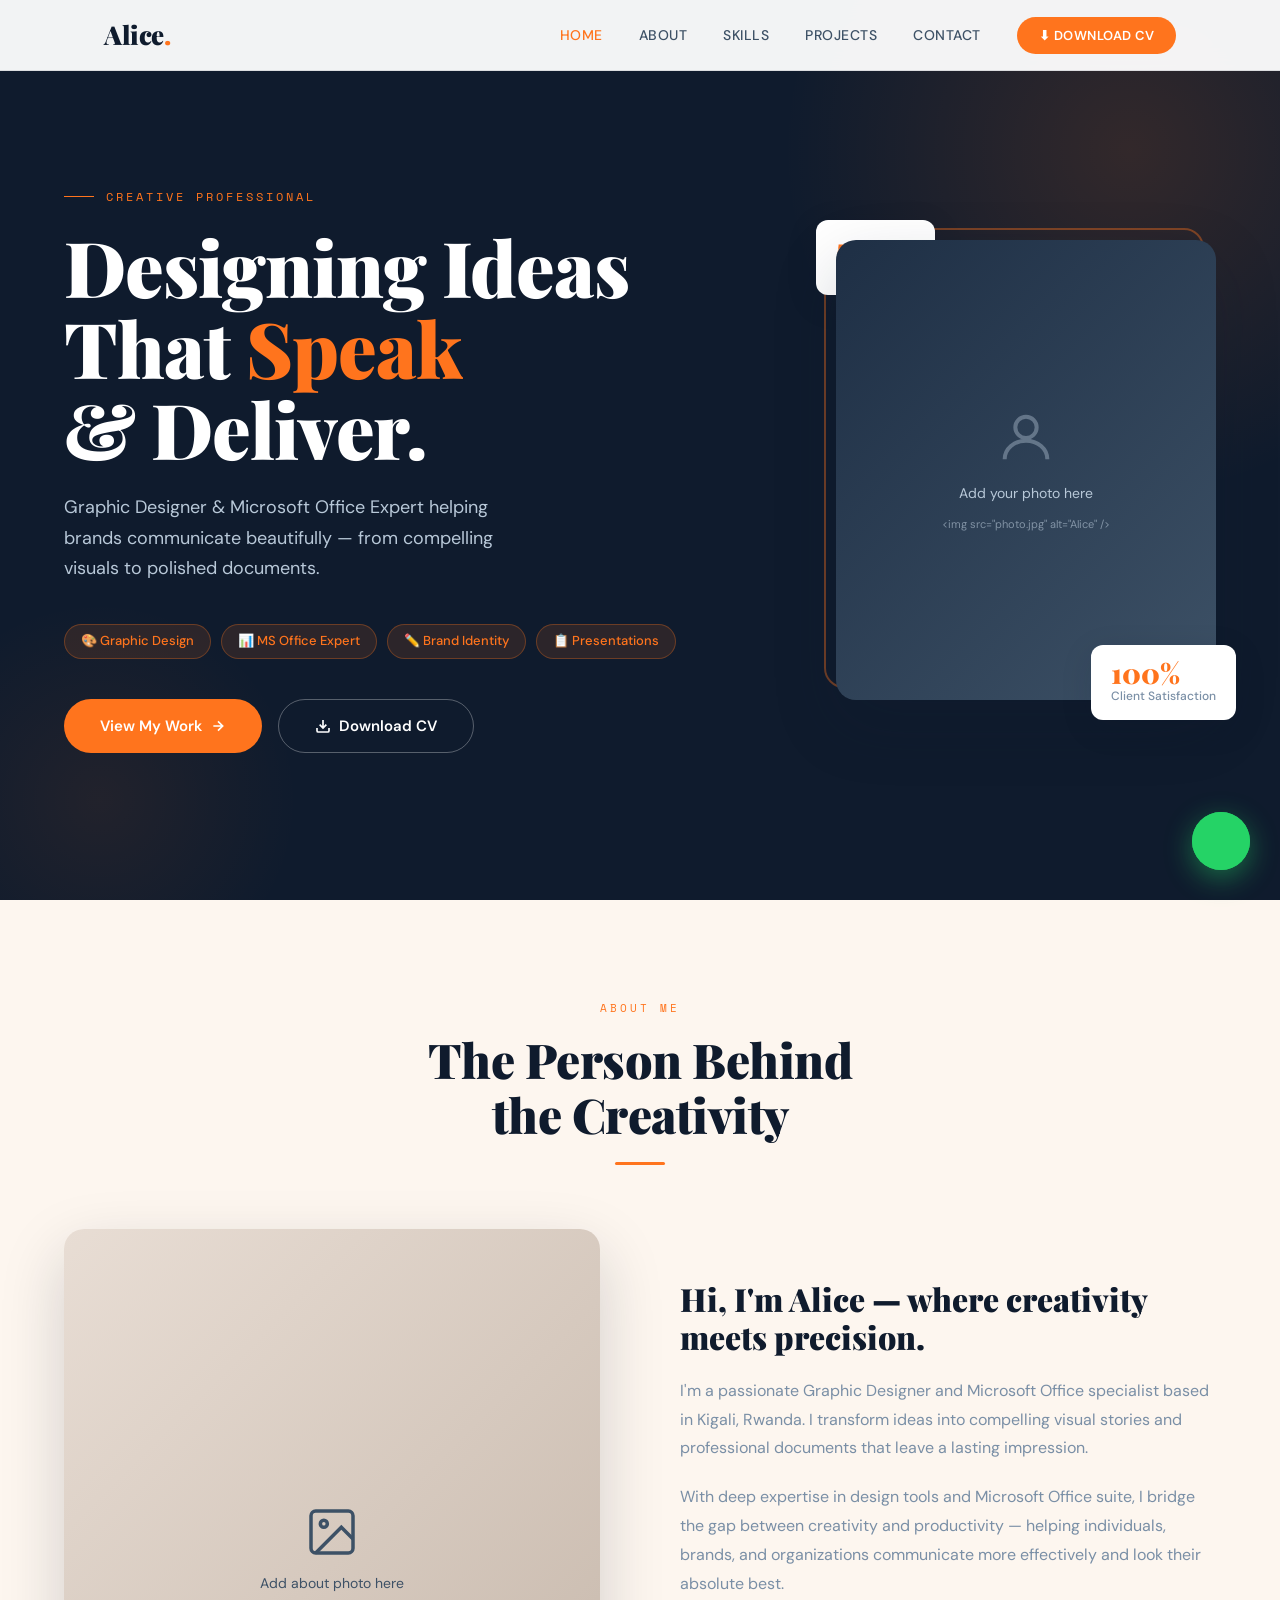
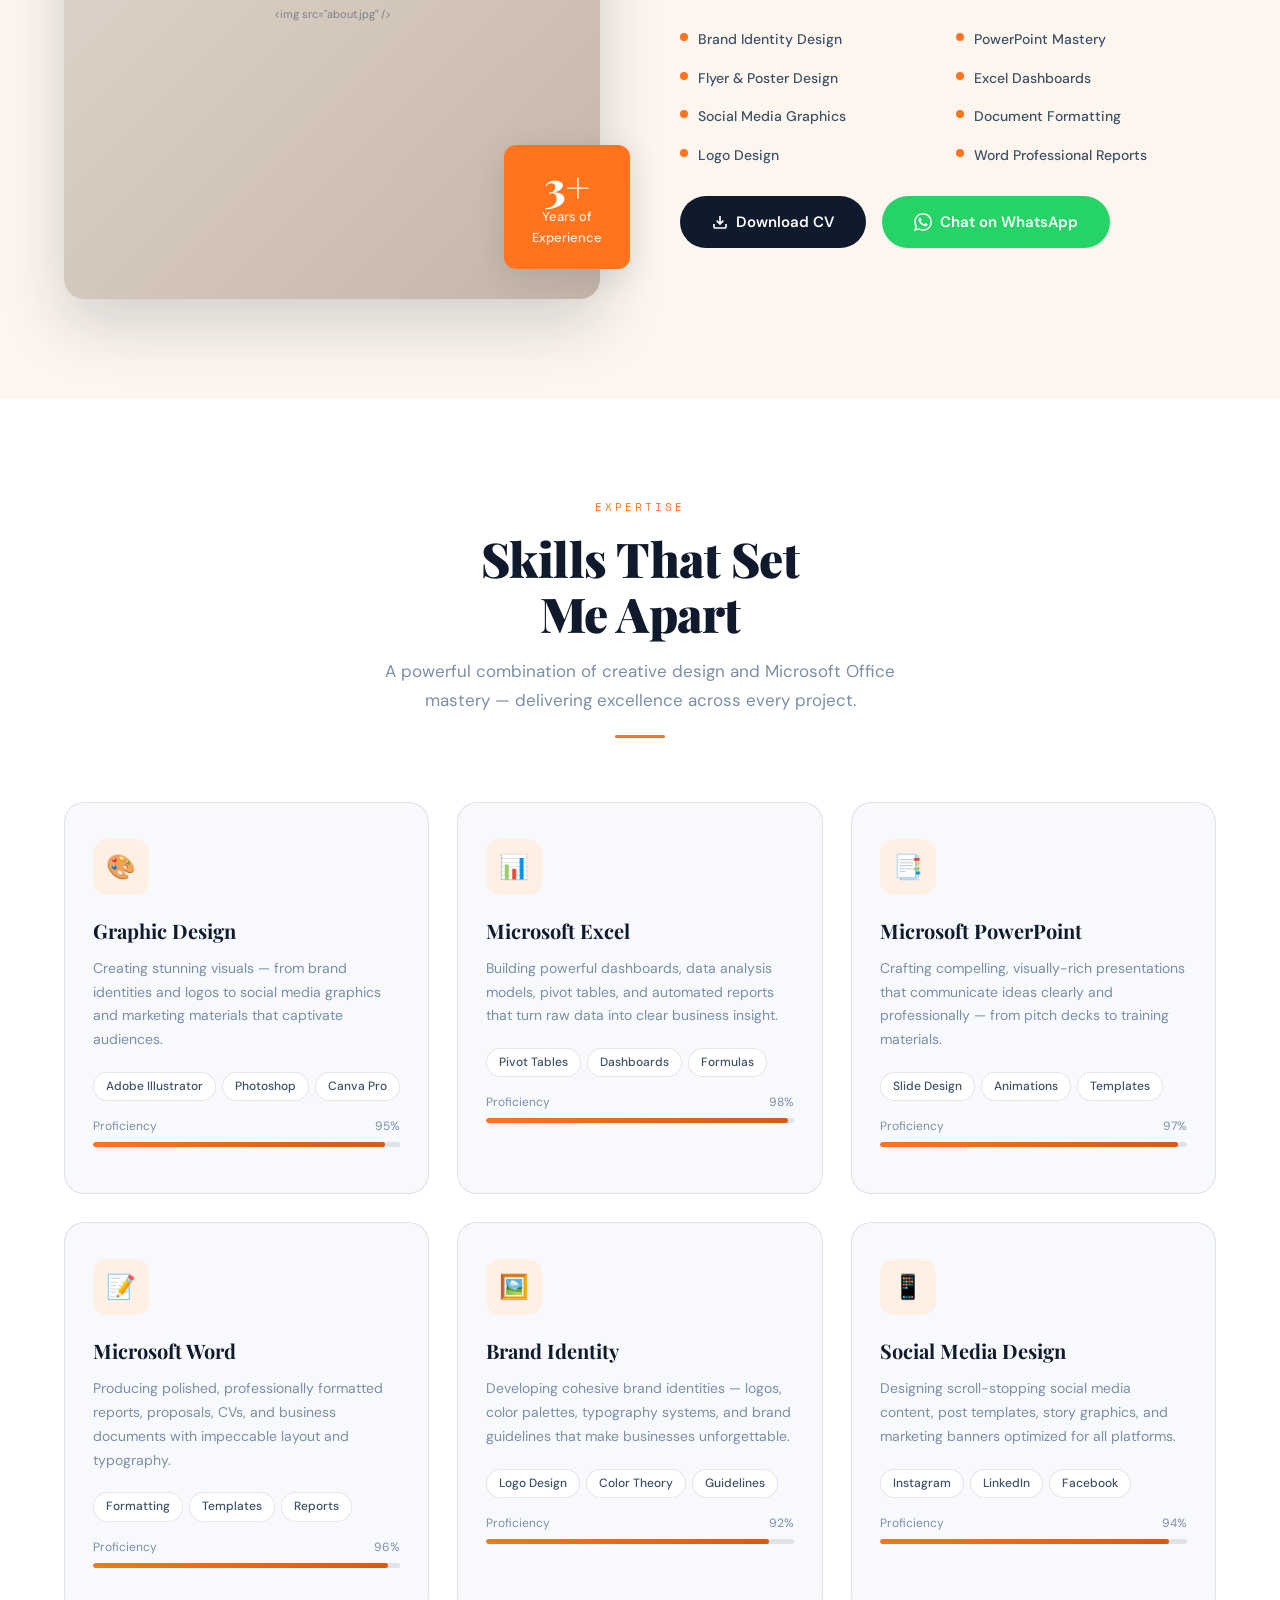
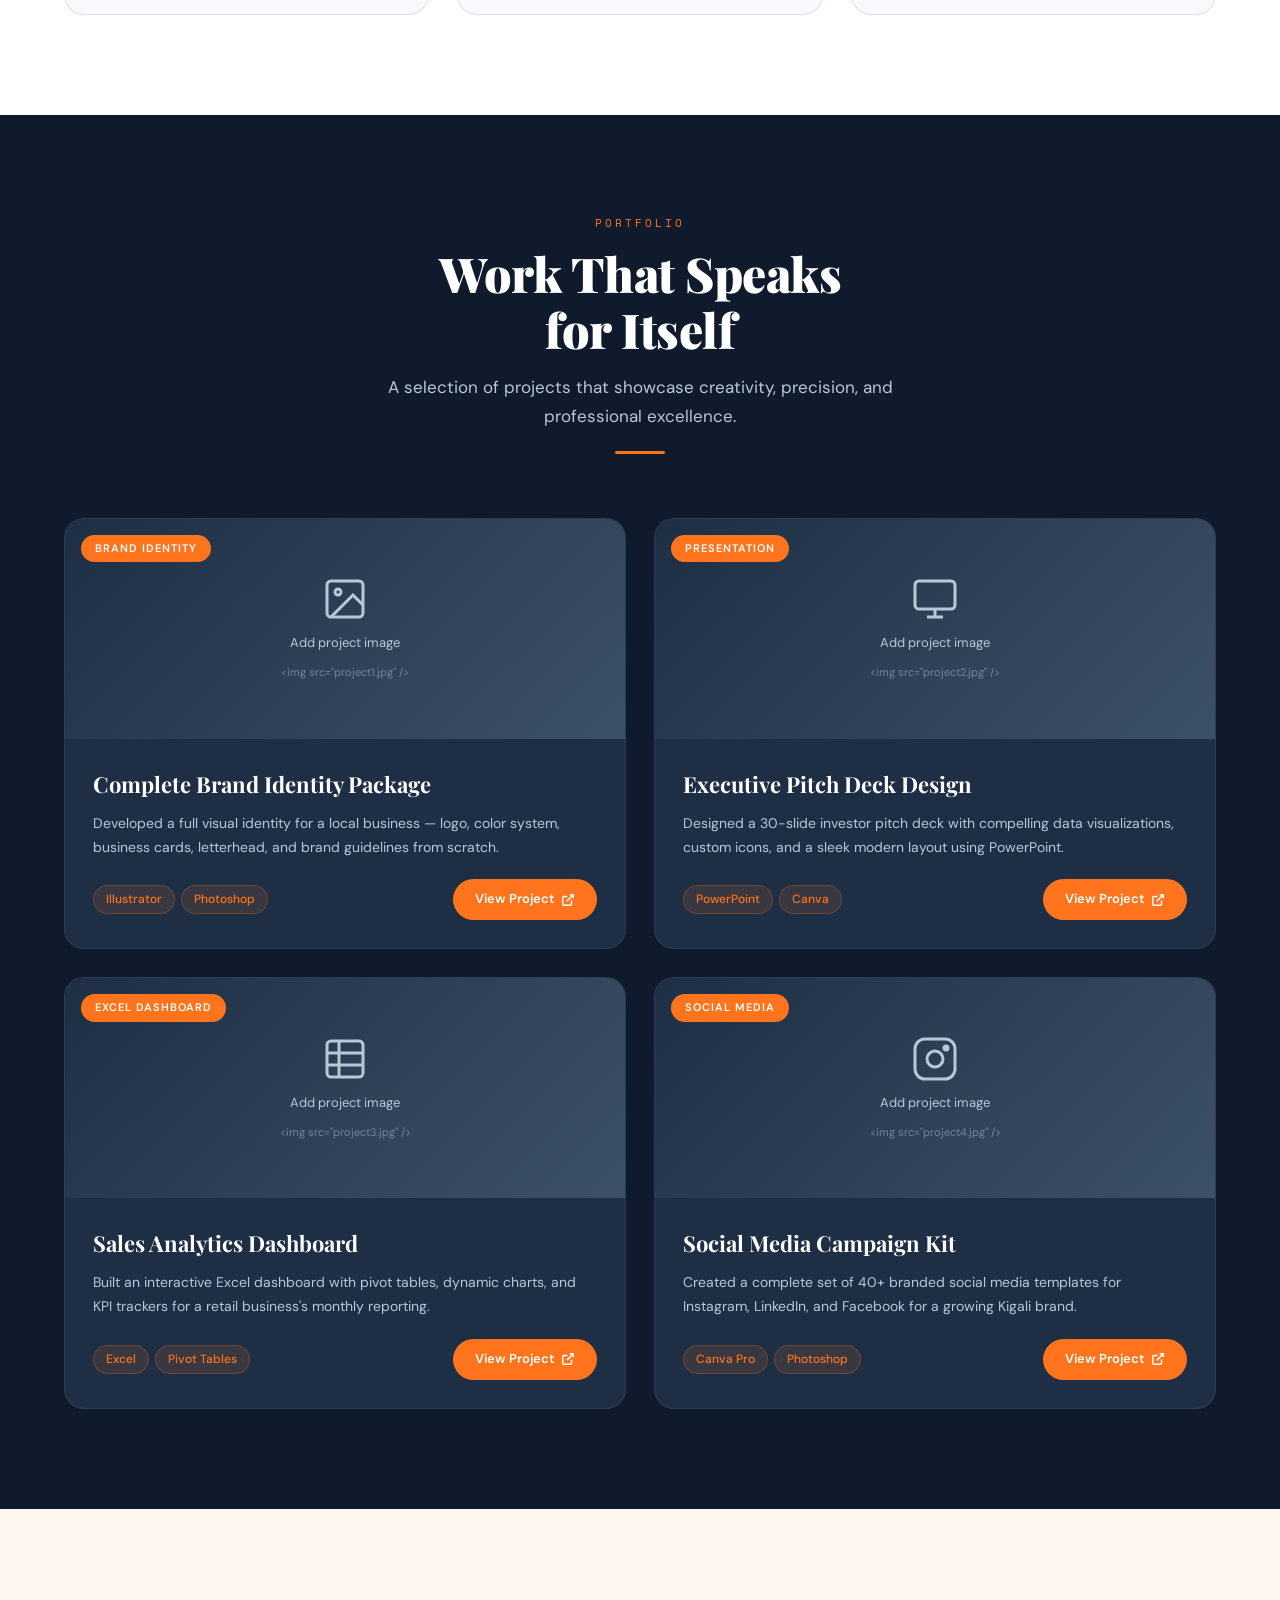
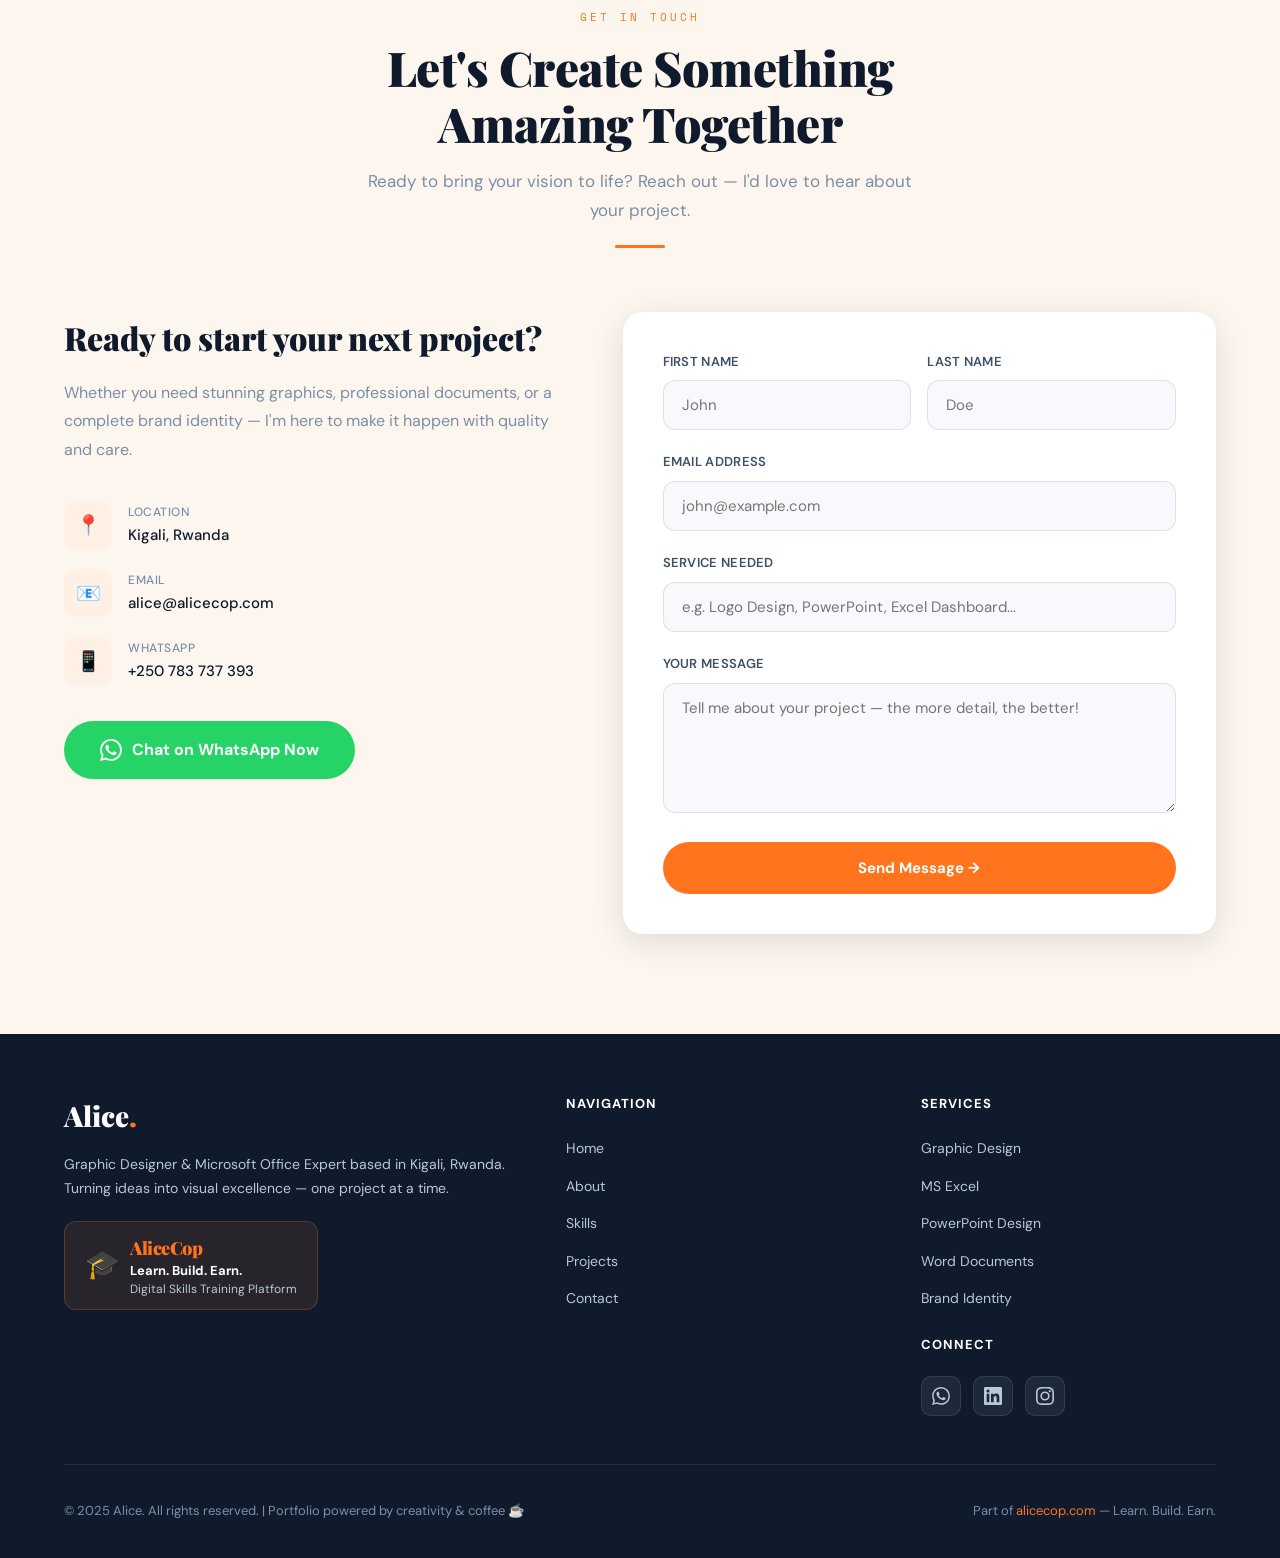
<file: graphic design/temp 1/temp 3/index.html>
<!DOCTYPE html>
<html lang="en">
<head>
  <meta charset="UTF-8" />
  <meta name="viewport" content="width=device-width, initial-scale=1.0" />
  <title>Alice | Creative Designer & MS Office Expert</title>
  <link href="https://fonts.googleapis.com/css2?family=Playfair+Display:wght@400;700;900&family=DM+Sans:wght@300;400;500;600&family=Space+Mono:wght@400;700&display=swap" rel="stylesheet" />
  <style>
    /* ===== TOKENS ===== */
    :root {
      --orange: #FF741D;
      --orange-deep: #D95A08;
      --orange-light: #FFF0E6;
      --navy: #0F1B2D;
      --navy-mid: #1E2F45;
      --slate: #3D5166;
      --muted: #7A8FA6;
      --soft: #B8C8D8;
      --white: #FFFFFF;
      --off-white: #F7F9FC;
      --cream: #FDF6EF;
      --border: rgba(15,27,45,0.1);
      --shadow-sm: 0 2px 12px rgba(15,27,45,0.08);
      --shadow-md: 0 8px 32px rgba(15,27,45,0.12);
      --shadow-lg: 0 24px 64px rgba(15,27,45,0.18);
      --radius: 12px;
      --radius-lg: 20px;
    }

    /* ===== RESET ===== */
    *, *::before, *::after { box-sizing: border-box; margin: 0; padding: 0; }
    html { scroll-behavior: smooth; font-size: 16px; }
    body {
      font-family: 'DM Sans', sans-serif;
      background: var(--white);
      color: var(--navy);
      line-height: 1.6;
      overflow-x: hidden;
    }
    img { max-width: 100%; height: auto; display: block; }
    a { text-decoration: none; color: inherit; }
    ul { list-style: none; }
    button { cursor: pointer; font-family: inherit; border: none; }

    /* ===== NAVBAR ===== */
    #navbar {
      position: fixed;
      top: 0; left: 0; right: 0;
      z-index: 1000;
      background: rgba(255,255,255,0.95);
      backdrop-filter: blur(12px);
      border-bottom: 1px solid var(--border);
      transition: box-shadow 0.3s;
    }
    #navbar.scrolled { box-shadow: var(--shadow-md); }
    .nav-inner {
      max-width: 1200px;
      margin: 0 auto;
      padding: 0 5%;
      height: 70px;
      display: flex;
      align-items: center;
      justify-content: space-between;
    }
    .nav-logo {
      font-family: 'Playfair Display', serif;
      font-size: 26px;
      font-weight: 900;
      color: var(--navy);
      letter-spacing: -0.5px;
    }
    .nav-logo span { color: var(--orange); }
    .nav-links-list {
      display: flex;
      align-items: center;
      gap: 36px;
    }
    .nav-links-list a {
      font-size: 14px;
      font-weight: 500;
      color: var(--slate);
      letter-spacing: 0.5px;
      text-transform: uppercase;
      transition: color 0.2s;
      position: relative;
    }
    .nav-links-list a::after {
      content: '';
      position: absolute;
      bottom: -3px; left: 0;
      width: 0; height: 2px;
      background: var(--orange);
      transition: width 0.3s;
    }
    .nav-links-list a:hover { color: var(--orange); }
    .nav-links-list a:hover::after { width: 100%; }
    .nav-cta {
      background: var(--orange);
      color: var(--white) !important;
      padding: 10px 22px;
      border-radius: 50px;
      font-size: 13px !important;
      font-weight: 600 !important;
      letter-spacing: 0.5px;
      transition: background 0.2s, transform 0.2s !important;
    }
    .nav-cta::after { display: none !important; }
    .nav-cta:hover { background: var(--orange-deep) !important; transform: translateY(-1px); color: var(--white) !important; }
    .hamburger {
      display: none;
      flex-direction: column;
      gap: 5px;
      cursor: pointer;
      padding: 5px;
    }
    .hamburger span {
      display: block;
      width: 24px; height: 2px;
      background: var(--navy);
      border-radius: 2px;
      transition: all 0.3s;
    }
    .hamburger.open span:nth-child(1) { transform: rotate(45deg) translate(5px, 5px); }
    .hamburger.open span:nth-child(2) { opacity: 0; }
    .hamburger.open span:nth-child(3) { transform: rotate(-45deg) translate(5px, -5px); }

    /* ===== HERO ===== */
    #home {
      min-height: 100vh;
      background: var(--navy);
      display: flex;
      align-items: center;
      padding: 100px 5% 60px;
      position: relative;
      overflow: hidden;
    }
    #home::before {
      content: '';
      position: absolute;
      top: -200px; right: -200px;
      width: 700px; height: 700px;
      border-radius: 50%;
      background: radial-gradient(circle, rgba(255,116,29,0.15) 0%, transparent 70%);
      pointer-events: none;
    }
    #home::after {
      content: '';
      position: absolute;
      bottom: -100px; left: -100px;
      width: 400px; height: 400px;
      border-radius: 50%;
      background: radial-gradient(circle, rgba(255,116,29,0.08) 0%, transparent 70%);
      pointer-events: none;
    }
    .hero-inner {
      max-width: 1200px;
      margin: 0 auto;
      width: 100%;
      display: flex;
      align-items: center;
      gap: 80px;
    }
    .hero-text { flex: 1; z-index: 1; }
    .hero-eyebrow {
      font-family: 'Space Mono', monospace;
      font-size: 12px;
      color: var(--orange);
      letter-spacing: 3px;
      text-transform: uppercase;
      margin-bottom: 20px;
      display: flex;
      align-items: center;
      gap: 12px;
    }
    .hero-eyebrow::before {
      content: '';
      display: block;
      width: 30px; height: 1px;
      background: var(--orange);
    }
    .hero-title {
      font-family: 'Playfair Display', serif;
      font-size: clamp(42px, 6vw, 80px);
      font-weight: 900;
      line-height: 1.05;
      color: var(--white);
      margin-bottom: 24px;
      letter-spacing: -1px;
    }
    .hero-title .accent { color: var(--orange); }
    .hero-subtitle {
      font-size: 18px;
      color: var(--soft);
      line-height: 1.7;
      max-width: 460px;
      margin-bottom: 40px;
    }
    .hero-badges {
      display: flex;
      flex-wrap: wrap;
      gap: 10px;
      margin-bottom: 40px;
    }
    .badge {
      background: rgba(255,116,29,0.12);
      border: 1px solid rgba(255,116,29,0.3);
      color: var(--orange);
      padding: 6px 16px;
      border-radius: 50px;
      font-size: 13px;
      font-weight: 500;
    }
    .hero-actions {
      display: flex;
      flex-wrap: wrap;
      gap: 16px;
      align-items: center;
    }
    .btn-primary {
      background: var(--orange);
      color: var(--white);
      padding: 15px 36px;
      border-radius: 50px;
      font-weight: 600;
      font-size: 15px;
      transition: background 0.2s, transform 0.2s, box-shadow 0.2s;
      display: inline-flex;
      align-items: center;
      gap: 8px;
    }
    .btn-primary:hover { background: var(--orange-deep); transform: translateY(-2px); box-shadow: 0 8px 24px rgba(255,116,29,0.35); }
    .btn-outline {
      background: transparent;
      color: var(--white);
      padding: 14px 36px;
      border-radius: 50px;
      font-weight: 600;
      font-size: 15px;
      border: 1.5px solid rgba(255,255,255,0.3);
      transition: border-color 0.2s, background 0.2s;
      display: inline-flex;
      align-items: center;
      gap: 8px;
    }
    .btn-outline:hover { border-color: var(--orange); background: rgba(255,116,29,0.08); color: var(--orange); }
    .hero-photo {
      flex: 0 0 380px;
      position: relative;
      z-index: 1;
    }
    .hero-photo-frame {
      width: 380px;
      height: 460px;
      border-radius: var(--radius-lg);
      overflow: hidden;
      position: relative;
      box-shadow: var(--shadow-lg);
    }
    .hero-photo-frame img {
      width: 100%;
      height: 100%;
      object-fit: cover;
    }
    .hero-photo-frame .placeholder-img {
      width: 100%;
      height: 100%;
      background: linear-gradient(135deg, var(--navy-mid) 0%, var(--slate) 100%);
      display: flex;
      flex-direction: column;
      align-items: center;
      justify-content: center;
      color: var(--soft);
      font-size: 14px;
      gap: 12px;
    }
    .hero-photo-frame .placeholder-img svg { opacity: 0.4; }
    .hero-photo::before {
      content: '';
      position: absolute;
      top: -12px; left: -12px;
      width: 100%; height: 100%;
      border: 2px solid var(--orange);
      border-radius: var(--radius-lg);
      opacity: 0.4;
    }
    .hero-stat-pill {
      position: absolute;
      background: var(--white);
      border-radius: var(--radius);
      padding: 14px 20px;
      box-shadow: var(--shadow-md);
    }
    .stat-pill-bottom {
      bottom: -20px;
      right: -20px;
    }
    .stat-pill-top {
      top: -20px;
      left: -20px;
    }
    .hero-stat-pill .stat-num {
      font-family: 'Playfair Display', serif;
      font-size: 28px;
      font-weight: 900;
      color: var(--orange);
      line-height: 1;
    }
    .hero-stat-pill .stat-label {
      font-size: 12px;
      color: var(--muted);
      font-weight: 500;
    }

    /* ===== SECTION BASE ===== */
    section { padding: 100px 5%; }
    .section-inner { max-width: 1200px; margin: 0 auto; }
    .section-header { text-align: center; margin-bottom: 64px; }
    .section-eyebrow {
      font-family: 'Space Mono', monospace;
      font-size: 11px;
      color: var(--orange);
      letter-spacing: 3px;
      text-transform: uppercase;
      margin-bottom: 14px;
    }
    .section-title {
      font-family: 'Playfair Display', serif;
      font-size: clamp(32px, 4vw, 48px);
      font-weight: 900;
      color: var(--navy);
      line-height: 1.15;
      letter-spacing: -0.5px;
      margin-bottom: 16px;
    }
    .section-desc {
      font-size: 17px;
      color: var(--muted);
      max-width: 560px;
      margin: 0 auto;
      line-height: 1.7;
    }
    .divider {
      width: 50px; height: 3px;
      background: var(--orange);
      border-radius: 2px;
      margin: 20px auto 0;
    }

    /* ===== ABOUT ===== */
    #about { background: var(--cream); }
    .about-grid {
      display: grid;
      grid-template-columns: 1fr 1fr;
      gap: 80px;
      align-items: center;
    }
    .about-photo-wrap { position: relative; }
    .about-photo {
      width: 100%;
      aspect-ratio: 4/5;
      border-radius: var(--radius-lg);
      overflow: hidden;
      box-shadow: var(--shadow-lg);
    }
    .about-photo img { width: 100%; height: 100%; object-fit: cover; }
    .about-photo .placeholder-img {
      width: 100%;
      height: 100%;
      background: linear-gradient(135deg, #e8ddd4 0%, #c4b5a8 100%);
      display: flex;
      flex-direction: column;
      align-items: center;
      justify-content: center;
      color: var(--slate);
      font-size: 14px;
      gap: 12px;
      min-height: 400px;
    }
    .about-experience-badge {
      position: absolute;
      bottom: 30px;
      right: -30px;
      background: var(--orange);
      color: var(--white);
      padding: 20px 28px;
      border-radius: var(--radius);
      text-align: center;
      box-shadow: var(--shadow-md);
    }
    .about-experience-badge .num {
      font-family: 'Playfair Display', serif;
      font-size: 42px;
      font-weight: 900;
      line-height: 1;
    }
    .about-experience-badge .lbl { font-size: 13px; font-weight: 500; opacity: 0.9; }
    .about-text h3 {
      font-family: 'Playfair Display', serif;
      font-size: 32px;
      font-weight: 900;
      color: var(--navy);
      margin-bottom: 20px;
      line-height: 1.2;
    }
    .about-text p {
      color: var(--muted);
      font-size: 16px;
      line-height: 1.8;
      margin-bottom: 20px;
    }
    .about-highlights {
      display: grid;
      grid-template-columns: 1fr 1fr;
      gap: 16px;
      margin: 30px 0;
    }
    .highlight-item {
      display: flex;
      align-items: flex-start;
      gap: 10px;
      font-size: 14px;
      color: var(--slate);
      font-weight: 500;
    }
    .highlight-item .dot {
      width: 8px; height: 8px;
      border-radius: 50%;
      background: var(--orange);
      margin-top: 5px;
      flex-shrink: 0;
    }
    .about-cta-row {
      display: flex;
      gap: 16px;
      flex-wrap: wrap;
    }
    .btn-dark {
      background: var(--navy);
      color: var(--white);
      padding: 14px 32px;
      border-radius: 50px;
      font-weight: 600;
      font-size: 15px;
      transition: background 0.2s, transform 0.2s;
      display: inline-flex;
      align-items: center;
      gap: 8px;
    }
    .btn-dark:hover { background: var(--navy-mid); transform: translateY(-2px); }
    .btn-wa {
      background: #25D366;
      color: var(--white);
      padding: 14px 32px;
      border-radius: 50px;
      font-weight: 600;
      font-size: 15px;
      transition: background 0.2s, transform 0.2s;
      display: inline-flex;
      align-items: center;
      gap: 8px;
    }
    .btn-wa:hover { background: #1ebe57; transform: translateY(-2px); }

    /* ===== SKILLS ===== */
    #skills { background: var(--white); }
    .skills-grid {
      display: grid;
      grid-template-columns: repeat(3, 1fr);
      gap: 28px;
    }
    .skill-card {
      background: var(--off-white);
      border-radius: var(--radius-lg);
      padding: 36px 28px;
      border: 1px solid var(--border);
      transition: transform 0.3s, box-shadow 0.3s, border-color 0.3s;
      position: relative;
      overflow: hidden;
    }
    .skill-card::before {
      content: '';
      position: absolute;
      top: 0; left: 0; right: 0;
      height: 3px;
      background: var(--orange);
      transform: scaleX(0);
      transition: transform 0.3s;
    }
    .skill-card:hover { transform: translateY(-8px); box-shadow: var(--shadow-lg); border-color: rgba(255,116,29,0.2); }
    .skill-card:hover::before { transform: scaleX(1); }
    .skill-icon {
      width: 56px; height: 56px;
      background: var(--orange-light);
      border-radius: 14px;
      display: flex;
      align-items: center;
      justify-content: center;
      margin-bottom: 20px;
      font-size: 24px;
    }
    .skill-card h4 {
      font-family: 'Playfair Display', serif;
      font-size: 20px;
      font-weight: 700;
      color: var(--navy);
      margin-bottom: 10px;
    }
    .skill-card p {
      font-size: 14px;
      color: var(--muted);
      line-height: 1.7;
      margin-bottom: 20px;
    }
    .skill-tags {
      display: flex;
      flex-wrap: wrap;
      gap: 6px;
    }
    .skill-tag {
      background: var(--white);
      border: 1px solid var(--border);
      color: var(--slate);
      padding: 4px 12px;
      border-radius: 50px;
      font-size: 12px;
      font-weight: 500;
    }
    .proficiency-bar {
      margin-top: 16px;
    }
    .prof-label {
      display: flex;
      justify-content: space-between;
      font-size: 12px;
      color: var(--muted);
      margin-bottom: 6px;
    }
    .prof-track {
      height: 5px;
      background: var(--border);
      border-radius: 10px;
      overflow: hidden;
      margin-bottom: 10px;
    }
    .prof-fill {
      height: 100%;
      background: linear-gradient(90deg, var(--orange), var(--orange-deep));
      border-radius: 10px;
      transition: width 1s ease;
    }

    /* ===== PROJECTS ===== */
    #projects { background: var(--navy); }
    #projects .section-title { color: var(--white); }
    #projects .section-desc { color: var(--soft); }
    .projects-grid {
      display: grid;
      grid-template-columns: repeat(2, 1fr);
      gap: 28px;
    }
    .project-card {
      background: var(--navy-mid);
      border-radius: var(--radius-lg);
      overflow: hidden;
      border: 1px solid rgba(255,255,255,0.07);
      transition: transform 0.3s, box-shadow 0.3s;
    }
    .project-card:hover { transform: translateY(-8px); box-shadow: 0 24px 60px rgba(0,0,0,0.4); }
    .project-thumb {
      width: 100%;
      height: 220px;
      overflow: hidden;
      position: relative;
    }
    .project-thumb img {
      width: 100%;
      height: 100%;
      object-fit: cover;
      transition: transform 0.4s;
    }
    .project-card:hover .project-thumb img { transform: scale(1.06); }
    .project-thumb .placeholder-img {
      width: 100%;
      height: 100%;
      background: linear-gradient(135deg, var(--navy-mid) 0%, var(--slate) 100%);
      display: flex;
      flex-direction: column;
      align-items: center;
      justify-content: center;
      color: var(--soft);
      font-size: 13px;
      gap: 10px;
    }
    .project-type-badge {
      position: absolute;
      top: 16px; left: 16px;
      background: var(--orange);
      color: var(--white);
      font-size: 11px;
      font-weight: 600;
      letter-spacing: 1px;
      text-transform: uppercase;
      padding: 5px 14px;
      border-radius: 50px;
    }
    .project-body {
      padding: 28px;
    }
    .project-body h4 {
      font-family: 'Playfair Display', serif;
      font-size: 22px;
      font-weight: 700;
      color: var(--white);
      margin-bottom: 10px;
    }
    .project-body p {
      font-size: 14px;
      color: var(--soft);
      line-height: 1.7;
      margin-bottom: 20px;
    }
    .project-footer {
      display: flex;
      align-items: center;
      justify-content: space-between;
      flex-wrap: wrap;
      gap: 12px;
    }
    .project-tools {
      display: flex;
      flex-wrap: wrap;
      gap: 6px;
    }
    .tool-tag {
      background: rgba(255,116,29,0.12);
      border: 1px solid rgba(255,116,29,0.25);
      color: var(--orange);
      padding: 4px 12px;
      border-radius: 50px;
      font-size: 12px;
      font-weight: 500;
    }
    .btn-project {
      background: var(--orange);
      color: var(--white);
      padding: 10px 22px;
      border-radius: 50px;
      font-size: 13px;
      font-weight: 600;
      transition: background 0.2s, transform 0.2s;
      display: inline-flex;
      align-items: center;
      gap: 6px;
    }
    .btn-project:hover { background: var(--orange-deep); transform: translateY(-2px); }

    /* ===== CONTACT ===== */
    #contact { background: var(--cream); }
    .contact-grid {
      display: grid;
      grid-template-columns: 1fr 1.2fr;
      gap: 64px;
      align-items: start;
    }
    .contact-info h3 {
      font-family: 'Playfair Display', serif;
      font-size: 32px;
      font-weight: 900;
      color: var(--navy);
      margin-bottom: 16px;
    }
    .contact-info p {
      color: var(--muted);
      font-size: 16px;
      line-height: 1.8;
      margin-bottom: 36px;
    }
    .contact-details { display: flex; flex-direction: column; gap: 20px; margin-bottom: 36px; }
    .contact-item {
      display: flex;
      align-items: center;
      gap: 16px;
    }
    .contact-icon {
      width: 48px; height: 48px;
      background: var(--orange-light);
      border-radius: 12px;
      display: flex;
      align-items: center;
      justify-content: center;
      flex-shrink: 0;
      font-size: 20px;
    }
    .contact-item-text .label { font-size: 12px; color: var(--muted); font-weight: 500; text-transform: uppercase; letter-spacing: 0.5px; }
    .contact-item-text .value { font-size: 15px; color: var(--navy); font-weight: 500; }
    .wa-btn-big {
      background: #25D366;
      color: var(--white);
      padding: 16px 36px;
      border-radius: 50px;
      font-weight: 700;
      font-size: 16px;
      display: inline-flex;
      align-items: center;
      gap: 10px;
      transition: background 0.2s, transform 0.2s, box-shadow 0.2s;
    }
    .wa-btn-big:hover { background: #1ebe57; transform: translateY(-2px); box-shadow: 0 8px 24px rgba(37,211,102,0.35); }
    .contact-form {
      background: var(--white);
      border-radius: var(--radius-lg);
      padding: 40px;
      box-shadow: var(--shadow-md);
    }
    .form-group { margin-bottom: 22px; }
    .form-group label {
      display: block;
      font-size: 13px;
      font-weight: 600;
      color: var(--slate);
      letter-spacing: 0.3px;
      margin-bottom: 8px;
      text-transform: uppercase;
    }
    .form-group input,
    .form-group textarea {
      width: 100%;
      padding: 14px 18px;
      border: 1.5px solid var(--border);
      border-radius: var(--radius);
      font-family: 'DM Sans', sans-serif;
      font-size: 15px;
      color: var(--navy);
      background: var(--off-white);
      transition: border-color 0.2s, box-shadow 0.2s;
      outline: none;
    }
    .form-group input:focus,
    .form-group textarea:focus {
      border-color: var(--orange);
      box-shadow: 0 0 0 3px rgba(255,116,29,0.1);
    }
    .form-group textarea { resize: vertical; min-height: 130px; }
    .form-row { display: grid; grid-template-columns: 1fr 1fr; gap: 16px; }
    .btn-submit {
      background: var(--orange);
      color: var(--white);
      padding: 16px 40px;
      border-radius: 50px;
      font-weight: 700;
      font-size: 15px;
      width: 100%;
      transition: background 0.2s, transform 0.2s, box-shadow 0.2s;
    }
    .btn-submit:hover { background: var(--orange-deep); transform: translateY(-2px); box-shadow: 0 8px 24px rgba(255,116,29,0.3); }

    /* ===== FOOTER ===== */
    footer {
      background: var(--navy);
      padding: 60px 5% 36px;
    }
    .footer-inner { max-width: 1200px; margin: 0 auto; }
    .footer-top {
      display: grid;
      grid-template-columns: 1.5fr 1fr 1fr;
      gap: 60px;
      padding-bottom: 48px;
      border-bottom: 1px solid rgba(255,255,255,0.08);
      margin-bottom: 36px;
    }
    .footer-brand .logo {
      font-family: 'Playfair Display', serif;
      font-size: 28px;
      font-weight: 900;
      color: var(--white);
      margin-bottom: 14px;
    }
    .footer-brand .logo span { color: var(--orange); }
    .footer-brand p { font-size: 14px; color: var(--soft); line-height: 1.7; margin-bottom: 20px; }
    .alicecop-badge {
      display: inline-flex;
      align-items: center;
      gap: 10px;
      background: rgba(255,116,29,0.1);
      border: 1px solid rgba(255,116,29,0.25);
      padding: 12px 20px;
      border-radius: var(--radius);
      text-decoration: none;
      transition: background 0.2s;
    }
    .alicecop-badge:hover { background: rgba(255,116,29,0.18); }
    .alicecop-badge .badge-logo {
      font-family: 'Playfair Display', serif;
      font-size: 18px;
      font-weight: 900;
      color: var(--orange);
      letter-spacing: -0.5px;
    }
    .alicecop-badge .badge-text { font-size: 12px; color: var(--soft); line-height: 1.4; }
    .alicecop-badge .badge-text strong { color: var(--white); display: block; font-size: 13px; }
    .footer-col h5 {
      font-size: 13px;
      font-weight: 700;
      color: var(--white);
      letter-spacing: 1px;
      text-transform: uppercase;
      margin-bottom: 20px;
    }
    .footer-col ul li { margin-bottom: 12px; }
    .footer-col ul li a { font-size: 14px; color: var(--soft); transition: color 0.2s; }
    .footer-col ul li a:hover { color: var(--orange); }
    .footer-social { display: flex; gap: 12px; margin-top: 16px; }
    .social-link {
      width: 40px; height: 40px;
      border-radius: 10px;
      background: rgba(255,255,255,0.06);
      border: 1px solid rgba(255,255,255,0.1);
      display: flex;
      align-items: center;
      justify-content: center;
      color: var(--soft);
      font-size: 16px;
      transition: background 0.2s, color 0.2s, border-color 0.2s;
    }
    .social-link:hover { background: var(--orange); color: var(--white); border-color: var(--orange); }
    .footer-bottom {
      display: flex;
      justify-content: space-between;
      align-items: center;
      flex-wrap: wrap;
      gap: 12px;
    }
    .footer-bottom p { font-size: 13px; color: var(--muted); }
    .footer-bottom a { color: var(--orange); }

    /* ===== FLOATING WA ===== */
    .floating-wa {
      position: fixed;
      bottom: 30px;
      right: 30px;
      z-index: 999;
      width: 58px; height: 58px;
      background: #25D366;
      border-radius: 50%;
      display: flex;
      align-items: center;
      justify-content: center;
      box-shadow: 0 8px 28px rgba(37,211,102,0.45);
      transition: transform 0.2s, box-shadow 0.2s;
      text-decoration: none;
    }
    .floating-wa:hover { transform: scale(1.1); box-shadow: 0 12px 36px rgba(37,211,102,0.55); }
    .floating-wa svg { width: 28px; height: 28px; fill: white; }
    .wa-pulse {
      position: absolute;
      top: 0; left: 0;
      width: 100%; height: 100%;
      border-radius: 50%;
      background: #25D366;
      animation: pulse 2.5s ease-out infinite;
    }
    @keyframes pulse {
      0% { transform: scale(1); opacity: 0.7; }
      100% { transform: scale(1.7); opacity: 0; }
    }

    /* ===== MOBILE NAV ===== */
    .mobile-nav {
      display: none;
      flex-direction: column;
      background: var(--white);
      position: absolute;
      top: 70px; left: 0; right: 0;
      padding: 20px 5%;
      border-top: 1px solid var(--border);
      box-shadow: var(--shadow-md);
    }
    .mobile-nav.open { display: flex; }
    .mobile-nav a {
      font-size: 15px;
      font-weight: 500;
      color: var(--slate);
      padding: 14px 0;
      border-bottom: 1px solid var(--border);
      text-transform: uppercase;
      letter-spacing: 0.5px;
      display: block;
    }
    .mobile-nav a:last-child { border-bottom: none; }
    .mobile-nav a.nav-cta {
      background: var(--orange);
      color: var(--white) !important;
      text-align: center;
      padding: 14px;
      border-radius: var(--radius);
      margin-top: 8px;
      border-bottom: none;
    }

    /* ===== RESPONSIVE ===== */
    @media (max-width: 1024px) {
      .skills-grid { grid-template-columns: repeat(2, 1fr); }
    }
    @media (max-width: 900px) {
      .hero-inner { flex-direction: column; text-align: center; gap: 50px; }
      .hero-text { order: 2; }
      .hero-photo { order: 1; flex: none; }
      .hero-subtitle { margin: 0 auto 40px; }
      .hero-badges { justify-content: center; }
      .hero-actions { justify-content: center; }
      .hero-eyebrow { justify-content: center; }
      .hero-photo-frame { width: 300px; height: 360px; }
      .hero-photo { width: 300px; }
      .about-grid { grid-template-columns: 1fr; gap: 48px; }
      .about-experience-badge { right: 0; }
      .projects-grid { grid-template-columns: 1fr; }
      .contact-grid { grid-template-columns: 1fr; }
      .footer-top { grid-template-columns: 1fr; gap: 40px; }
    }
    @media (max-width: 768px) {
      .nav-links-list { display: none; }
      .hamburger { display: flex; }
      section { padding: 72px 5%; }
      .skills-grid { grid-template-columns: 1fr; }
      .form-row { grid-template-columns: 1fr; }
      .about-highlights { grid-template-columns: 1fr; }
    }
    @media (max-width: 480px) {
      .hero-photo-frame { width: 260px; height: 310px; }
      .hero-photo { width: 260px; }
      .hero-actions { flex-direction: column; width: 100%; }
      .btn-primary, .btn-outline { justify-content: center; }
      .contact-form { padding: 28px 20px; }
    }

    /* ===== FADE-IN ANIMATION ===== */
    .fade-in {
      opacity: 0;
      transform: translateY(20px);
      transition: opacity 0.6s ease, transform 0.6s ease;
    }
    .fade-in.visible {
      opacity: 1;
      transform: translateY(0);
    }
    .fade-in-delay-1 { transition-delay: 0.1s; }
    .fade-in-delay-2 { transition-delay: 0.2s; }
    .fade-in-delay-3 { transition-delay: 0.3s; }
  </style>
</head>
<body>

  <!-- ===== NAVBAR ===== -->
  <nav id="navbar">
    <div class="nav-inner">
      <a href="#home" class="nav-logo">Alice<span>.</span></a>
      <ul class="nav-links-list">
        <li><a href="#home">Home</a></li>
        <li><a href="#about">About</a></li>
        <li><a href="#skills">Skills</a></li>
        <li><a href="#projects">Projects</a></li>
        <li><a href="#contact">Contact</a></li>
        <li><a href="cv.pdf" download class="nav-cta">⬇ Download CV</a></li>
      </ul>
      <div class="hamburger" id="hamburger" onclick="toggleMenu()">
        <span></span><span></span><span></span>
      </div>
    </div>
    <div class="mobile-nav" id="mobile-nav">
      <a href="#home" onclick="closeMobileMenu()">Home</a>
      <a href="#about" onclick="closeMobileMenu()">About</a>
      <a href="#skills" onclick="closeMobileMenu()">Skills</a>
      <a href="#projects" onclick="closeMobileMenu()">Projects</a>
      <a href="#contact" onclick="closeMobileMenu()">Contact</a>
      <a href="cv.pdf" download class="nav-cta">⬇ Download CV</a>
    </div>
  </nav>

  <!-- ===== HERO ===== -->
  <section id="home">
    <div class="hero-inner">
      <div class="hero-text">
        <p class="hero-eyebrow">Creative Professional</p>
        <h1 class="hero-title">
          Designing Ideas<br/>That <span class="accent">Speak</span><br/>& Deliver.
        </h1>
        <p class="hero-subtitle">
          Graphic Designer & Microsoft Office Expert helping brands communicate beautifully — from compelling visuals to polished documents.
        </p>
        <div class="hero-badges">
          <span class="badge">🎨 Graphic Design</span>
          <span class="badge">📊 MS Office Expert</span>
          <span class="badge">✏️ Brand Identity</span>
          <span class="badge">📋 Presentations</span>
        </div>
        <div class="hero-actions">
          <a href="#projects" class="btn-primary">
            View My Work
            <svg width="16" height="16" viewBox="0 0 24 24" fill="none" stroke="currentColor" stroke-width="2.5"><path d="M5 12h14M12 5l7 7-7 7"/></svg>
          </a>
          <a href="cv.pdf" download class="btn-outline">
            <svg width="16" height="16" viewBox="0 0 24 24" fill="none" stroke="currentColor" stroke-width="2.5"><path d="M21 15v4a2 2 0 0 1-2 2H5a2 2 0 0 1-2-2v-4M7 10l5 5 5-5M12 15V3"/></svg>
            Download CV
          </a>
        </div>
      </div>
      <div class="hero-photo">
        <div class="hero-stat-pill stat-pill-top">
          <div class="stat-num">50+</div>
          <div class="stat-label">Projects Done</div>
        </div>
        <div class="hero-photo-frame">
          <!--
            TO ADD YOUR PHOTO: replace the placeholder div below with:
            <img src="your-photo.jpg" alt="Alice" />
          -->
          <div class="placeholder-img">
            <svg width="64" height="64" viewBox="0 0 24 24" fill="none" stroke="currentColor" stroke-width="1.5"><circle cx="12" cy="8" r="4"/><path d="M4 20c0-4 3.6-7 8-7s8 3 8 7"/></svg>
            <span>Add your photo here</span>
            <span style="font-size:11px;opacity:0.6;">&lt;img src="photo.jpg" alt="Alice" /&gt;</span>
          </div>
        </div>
        <div class="hero-stat-pill stat-pill-bottom">
          <div class="stat-num">100%</div>
          <div class="stat-label">Client Satisfaction</div>
        </div>
      </div>
    </div>
  </section>

  <!-- ===== ABOUT ===== -->
  <section id="about">
    <div class="section-inner">
      <div class="section-header fade-in">
        <p class="section-eyebrow">About Me</p>
        <h2 class="section-title">The Person Behind<br/>the Creativity</h2>
        <div class="divider"></div>
      </div>
      <div class="about-grid">
        <div class="about-photo-wrap fade-in">
          <div class="about-photo">
            <!--
              TO ADD YOUR PHOTO: replace the placeholder div below with:
              <img src="your-about-photo.jpg" alt="Alice working" />
            -->
            <div class="placeholder-img">
              <svg width="56" height="56" viewBox="0 0 24 24" fill="none" stroke="currentColor" stroke-width="1.5"><rect x="3" y="3" width="18" height="18" rx="2"/><circle cx="8.5" cy="8.5" r="1.5"/><path d="m21 15-5-5L5 21"/></svg>
              <span>Add about photo here</span>
              <span style="font-size:11px;opacity:0.6;">&lt;img src="about.jpg" /&gt;</span>
            </div>
          </div>
          <div class="about-experience-badge">
            <div class="num">3+</div>
            <div class="lbl">Years of<br/>Experience</div>
          </div>
        </div>
        <div class="about-text fade-in fade-in-delay-1">
          <h3>Hi, I'm Alice — where creativity meets precision.</h3>
          <p>
            I'm a passionate Graphic Designer and Microsoft Office specialist based in Kigali, Rwanda. I transform ideas into compelling visual stories and professional documents that leave a lasting impression.
          </p>
          <p>
            With deep expertise in design tools and Microsoft Office suite, I bridge the gap between creativity and productivity — helping individuals, brands, and organizations communicate more effectively and look their absolute best.
          </p>
          <div class="about-highlights">
            <div class="highlight-item"><span class="dot"></span>Brand Identity Design</div>
            <div class="highlight-item"><span class="dot"></span>PowerPoint Mastery</div>
            <div class="highlight-item"><span class="dot"></span>Flyer & Poster Design</div>
            <div class="highlight-item"><span class="dot"></span>Excel Dashboards</div>
            <div class="highlight-item"><span class="dot"></span>Social Media Graphics</div>
            <div class="highlight-item"><span class="dot"></span>Document Formatting</div>
            <div class="highlight-item"><span class="dot"></span>Logo Design</div>
            <div class="highlight-item"><span class="dot"></span>Word Professional Reports</div>
          </div>
          <div class="about-cta-row">
            <a href="cv.pdf" download class="btn-dark">
              <svg width="16" height="16" viewBox="0 0 24 24" fill="none" stroke="currentColor" stroke-width="2.5"><path d="M21 15v4a2 2 0 0 1-2 2H5a2 2 0 0 1-2-2v-4M7 10l5 5 5-5M12 15V3"/></svg>
              Download CV
            </a>
            <a href="https://wa.me/250783737393?text=Hi%20Alice%2C%20I%27d%20love%20to%20work%20with%20you!" target="_blank" class="btn-wa">
              <svg width="18" height="18" viewBox="0 0 24 24" fill="currentColor"><path d="M17.472 14.382c-.297-.149-1.758-.867-2.03-.967-.273-.099-.471-.148-.67.15-.197.297-.767.966-.94 1.164-.173.199-.347.223-.644.075-.297-.15-1.255-.463-2.39-1.475-.883-.788-1.48-1.761-1.653-2.059-.173-.297-.018-.458.13-.606.134-.133.298-.347.446-.52.149-.174.198-.298.298-.497.099-.198.05-.371-.025-.52-.075-.149-.669-1.612-.916-2.207-.242-.579-.487-.5-.669-.51-.173-.008-.371-.01-.57-.01-.198 0-.52.074-.792.372-.272.297-1.04 1.016-1.04 2.479 0 1.462 1.065 2.875 1.213 3.074.149.198 2.096 3.2 5.077 4.487.709.306 1.262.489 1.694.625.712.227 1.36.195 1.871.118.571-.085 1.758-.719 2.006-1.413.248-.694.248-1.289.173-1.413-.074-.124-.272-.198-.57-.347m-5.421 7.403h-.004a9.87 9.87 0 0 1-5.031-1.378l-.361-.214-3.741.982.998-3.648-.235-.374a9.86 9.86 0 0 1-1.51-5.26c.001-5.45 4.436-9.884 9.888-9.884 2.64 0 5.122 1.03 6.988 2.898a9.825 9.825 0 0 1 2.893 6.994c-.003 5.45-4.437 9.884-9.885 9.884m8.413-18.297A11.815 11.815 0 0 0 12.05 0C5.495 0 .16 5.335.157 11.892c0 2.096.547 4.142 1.588 5.945L.057 24l6.305-1.654a11.882 11.882 0 0 0 5.683 1.448h.005c6.554 0 11.89-5.335 11.893-11.893a11.821 11.821 0 0 0-3.48-8.413z"/></svg>
              Chat on WhatsApp
            </a>
          </div>
        </div>
      </div>
    </div>
  </section>

  <!-- ===== SKILLS ===== -->
  <section id="skills">
    <div class="section-inner">
      <div class="section-header fade-in">
        <p class="section-eyebrow">Expertise</p>
        <h2 class="section-title">Skills That Set<br/>Me Apart</h2>
        <p class="section-desc">A powerful combination of creative design and Microsoft Office mastery — delivering excellence across every project.</p>
        <div class="divider"></div>
      </div>
      <div class="skills-grid">
        <div class="skill-card fade-in">
          <div class="skill-icon">🎨</div>
          <h4>Graphic Design</h4>
          <p>Creating stunning visuals — from brand identities and logos to social media graphics and marketing materials that captivate audiences.</p>
          <div class="skill-tags">
            <span class="skill-tag">Adobe Illustrator</span>
            <span class="skill-tag">Photoshop</span>
            <span class="skill-tag">Canva Pro</span>
          </div>
          <div class="proficiency-bar">
            <div class="prof-label"><span>Proficiency</span><span>95%</span></div>
            <div class="prof-track"><div class="prof-fill" style="width:95%"></div></div>
          </div>
        </div>
        <div class="skill-card fade-in fade-in-delay-1">
          <div class="skill-icon">📊</div>
          <h4>Microsoft Excel</h4>
          <p>Building powerful dashboards, data analysis models, pivot tables, and automated reports that turn raw data into clear business insight.</p>
          <div class="skill-tags">
            <span class="skill-tag">Pivot Tables</span>
            <span class="skill-tag">Dashboards</span>
            <span class="skill-tag">Formulas</span>
          </div>
          <div class="proficiency-bar">
            <div class="prof-label"><span>Proficiency</span><span>98%</span></div>
            <div class="prof-track"><div class="prof-fill" style="width:98%"></div></div>
          </div>
        </div>
        <div class="skill-card fade-in fade-in-delay-2">
          <div class="skill-icon">📑</div>
          <h4>Microsoft PowerPoint</h4>
          <p>Crafting compelling, visually-rich presentations that communicate ideas clearly and professionally — from pitch decks to training materials.</p>
          <div class="skill-tags">
            <span class="skill-tag">Slide Design</span>
            <span class="skill-tag">Animations</span>
            <span class="skill-tag">Templates</span>
          </div>
          <div class="proficiency-bar">
            <div class="prof-label"><span>Proficiency</span><span>97%</span></div>
            <div class="prof-track"><div class="prof-fill" style="width:97%"></div></div>
          </div>
        </div>
        <div class="skill-card fade-in">
          <div class="skill-icon">📝</div>
          <h4>Microsoft Word</h4>
          <p>Producing polished, professionally formatted reports, proposals, CVs, and business documents with impeccable layout and typography.</p>
          <div class="skill-tags">
            <span class="skill-tag">Formatting</span>
            <span class="skill-tag">Templates</span>
            <span class="skill-tag">Reports</span>
          </div>
          <div class="proficiency-bar">
            <div class="prof-label"><span>Proficiency</span><span>96%</span></div>
            <div class="prof-track"><div class="prof-fill" style="width:96%"></div></div>
          </div>
        </div>
        <div class="skill-card fade-in fade-in-delay-1">
          <div class="skill-icon">🖼️</div>
          <h4>Brand Identity</h4>
          <p>Developing cohesive brand identities — logos, color palettes, typography systems, and brand guidelines that make businesses unforgettable.</p>
          <div class="skill-tags">
            <span class="skill-tag">Logo Design</span>
            <span class="skill-tag">Color Theory</span>
            <span class="skill-tag">Guidelines</span>
          </div>
          <div class="proficiency-bar">
            <div class="prof-label"><span>Proficiency</span><span>92%</span></div>
            <div class="prof-track"><div class="prof-fill" style="width:92%"></div></div>
          </div>
        </div>
        <div class="skill-card fade-in fade-in-delay-2">
          <div class="skill-icon">📱</div>
          <h4>Social Media Design</h4>
          <p>Designing scroll-stopping social media content, post templates, story graphics, and marketing banners optimized for all platforms.</p>
          <div class="skill-tags">
            <span class="skill-tag">Instagram</span>
            <span class="skill-tag">LinkedIn</span>
            <span class="skill-tag">Facebook</span>
          </div>
          <div class="proficiency-bar">
            <div class="prof-label"><span>Proficiency</span><span>94%</span></div>
            <div class="prof-track"><div class="prof-fill" style="width:94%"></div></div>
          </div>
        </div>
      </div>
    </div>
  </section>

  <!-- ===== PROJECTS ===== -->
  <section id="projects">
    <div class="section-inner">
      <div class="section-header fade-in">
        <p class="section-eyebrow" style="color:var(--orange)">Portfolio</p>
        <h2 class="section-title">Work That Speaks<br/>for Itself</h2>
        <p class="section-desc" style="color:var(--soft)">A selection of projects that showcase creativity, precision, and professional excellence.</p>
        <div class="divider"></div>
      </div>
      <div class="projects-grid">

        <!-- PROJECT 1 — replace href="#" with your real project URL -->
        <div class="project-card fade-in">
          <div class="project-thumb">
            <!--
              TO ADD PROJECT IMAGE: replace placeholder div with:
              <img src="project1.jpg" alt="Brand Identity Project" />
            -->
            <div class="placeholder-img">
              <svg width="48" height="48" viewBox="0 0 24 24" fill="none" stroke="currentColor" stroke-width="1.5"><rect x="3" y="3" width="18" height="18" rx="2"/><circle cx="8.5" cy="8.5" r="1.5"/><path d="m21 15-5-5L5 21"/></svg>
              <span>Add project image</span>
              <span style="font-size:11px;opacity:0.5;">&lt;img src="project1.jpg" /&gt;</span>
            </div>
            <span class="project-type-badge">Brand Identity</span>
          </div>
          <div class="project-body">
            <h4>Complete Brand Identity Package</h4>
            <p>Developed a full visual identity for a local business — logo, color system, business cards, letterhead, and brand guidelines from scratch.</p>
            <div class="project-footer">
              <div class="project-tools">
                <span class="tool-tag">Illustrator</span>
                <span class="tool-tag">Photoshop</span>
              </div>
              <a href="#" target="_blank" class="btn-project">
                View Project
                <svg width="14" height="14" viewBox="0 0 24 24" fill="none" stroke="currentColor" stroke-width="2.5"><path d="M18 13v6a2 2 0 0 1-2 2H5a2 2 0 0 1-2-2V8a2 2 0 0 1 2-2h6M15 3h6v6M10 14 21 3"/></svg>
              </a>
            </div>
          </div>
        </div>

        <!-- PROJECT 2 -->
        <div class="project-card fade-in fade-in-delay-1">
          <div class="project-thumb">
            <!--
              TO ADD PROJECT IMAGE: replace placeholder div with:
              <img src="project2.jpg" alt="Executive Presentation" />
            -->
            <div class="placeholder-img">
              <svg width="48" height="48" viewBox="0 0 24 24" fill="none" stroke="currentColor" stroke-width="1.5"><rect x="2" y="3" width="20" height="14" rx="2"/><path d="M8 21h8M12 17v4"/></svg>
              <span>Add project image</span>
              <span style="font-size:11px;opacity:0.5;">&lt;img src="project2.jpg" /&gt;</span>
            </div>
            <span class="project-type-badge">Presentation</span>
          </div>
          <div class="project-body">
            <h4>Executive Pitch Deck Design</h4>
            <p>Designed a 30-slide investor pitch deck with compelling data visualizations, custom icons, and a sleek modern layout using PowerPoint.</p>
            <div class="project-footer">
              <div class="project-tools">
                <span class="tool-tag">PowerPoint</span>
                <span class="tool-tag">Canva</span>
              </div>
              <a href="#" target="_blank" class="btn-project">
                View Project
                <svg width="14" height="14" viewBox="0 0 24 24" fill="none" stroke="currentColor" stroke-width="2.5"><path d="M18 13v6a2 2 0 0 1-2 2H5a2 2 0 0 1-2-2V8a2 2 0 0 1 2-2h6M15 3h6v6M10 14 21 3"/></svg>
              </a>
            </div>
          </div>
        </div>

        <!-- PROJECT 3 -->
        <div class="project-card fade-in">
          <div class="project-thumb">
            <!--
              TO ADD PROJECT IMAGE: replace placeholder div with:
              <img src="project3.jpg" alt="Excel Dashboard" />
            -->
            <div class="placeholder-img">
              <svg width="48" height="48" viewBox="0 0 24 24" fill="none" stroke="currentColor" stroke-width="1.5"><rect x="3" y="3" width="18" height="18" rx="2"/><path d="M9 3v18M3 9h18M3 15h18"/></svg>
              <span>Add project image</span>
              <span style="font-size:11px;opacity:0.5;">&lt;img src="project3.jpg" /&gt;</span>
            </div>
            <span class="project-type-badge">Excel Dashboard</span>
          </div>
          <div class="project-body">
            <h4>Sales Analytics Dashboard</h4>
            <p>Built an interactive Excel dashboard with pivot tables, dynamic charts, and KPI trackers for a retail business's monthly reporting.</p>
            <div class="project-footer">
              <div class="project-tools">
                <span class="tool-tag">Excel</span>
                <span class="tool-tag">Pivot Tables</span>
              </div>
              <a href="#" target="_blank" class="btn-project">
                View Project
                <svg width="14" height="14" viewBox="0 0 24 24" fill="none" stroke="currentColor" stroke-width="2.5"><path d="M18 13v6a2 2 0 0 1-2 2H5a2 2 0 0 1-2-2V8a2 2 0 0 1 2-2h6M15 3h6v6M10 14 21 3"/></svg>
              </a>
            </div>
          </div>
        </div>

        <!-- PROJECT 4 -->
        <div class="project-card fade-in fade-in-delay-1">
          <div class="project-thumb">
            <!--
              TO ADD PROJECT IMAGE: replace placeholder div with:
              <img src="project4.jpg" alt="Social Media Campaign" />
            -->
            <div class="placeholder-img">
              <svg width="48" height="48" viewBox="0 0 24 24" fill="none" stroke="currentColor" stroke-width="1.5"><rect x="2" y="2" width="20" height="20" rx="5"/><circle cx="12" cy="12" r="4"/><circle cx="17.5" cy="6.5" r="1" fill="currentColor"/></svg>
              <span>Add project image</span>
              <span style="font-size:11px;opacity:0.5;">&lt;img src="project4.jpg" /&gt;</span>
            </div>
            <span class="project-type-badge">Social Media</span>
          </div>
          <div class="project-body">
            <h4>Social Media Campaign Kit</h4>
            <p>Created a complete set of 40+ branded social media templates for Instagram, LinkedIn, and Facebook for a growing Kigali brand.</p>
            <div class="project-footer">
              <div class="project-tools">
                <span class="tool-tag">Canva Pro</span>
                <span class="tool-tag">Photoshop</span>
              </div>
              <a href="#" target="_blank" class="btn-project">
                View Project
                <svg width="14" height="14" viewBox="0 0 24 24" fill="none" stroke="currentColor" stroke-width="2.5"><path d="M18 13v6a2 2 0 0 1-2 2H5a2 2 0 0 1-2-2V8a2 2 0 0 1 2-2h6M15 3h6v6M10 14 21 3"/></svg>
              </a>
            </div>
          </div>
        </div>

      </div>
    </div>
  </section>

  <!-- ===== CONTACT ===== -->
  <section id="contact">
    <div class="section-inner">
      <div class="section-header fade-in">
        <p class="section-eyebrow">Get In Touch</p>
        <h2 class="section-title">Let's Create Something<br/>Amazing Together</h2>
        <p class="section-desc">Ready to bring your vision to life? Reach out — I'd love to hear about your project.</p>
        <div class="divider"></div>
      </div>
      <div class="contact-grid">
        <div class="contact-info fade-in">
          <h3>Ready to start your next project?</h3>
          <p>Whether you need stunning graphics, professional documents, or a complete brand identity — I'm here to make it happen with quality and care.</p>
          <div class="contact-details">
            <div class="contact-item">
              <div class="contact-icon">📍</div>
              <div class="contact-item-text">
                <div class="label">Location</div>
                <div class="value">Kigali, Rwanda</div>
              </div>
            </div>
            <div class="contact-item">
              <div class="contact-icon">📧</div>
              <div class="contact-item-text">
                <div class="label">Email</div>
                <!-- Replace with Alice's real email -->
                <div class="value">alice@alicecop.com</div>
              </div>
            </div>
            <div class="contact-item">
              <div class="contact-icon">📱</div>
              <div class="contact-item-text">
                <div class="label">WhatsApp</div>
                <div class="value">+250 783 737 393</div>
              </div>
            </div>
          </div>
          <a href="https://wa.me/250783737393?text=Hi%20Alice%2C%20I%27d%20love%20to%20discuss%20a%20project%20with%20you!" target="_blank" class="wa-btn-big">
            <svg width="22" height="22" viewBox="0 0 24 24" fill="currentColor"><path d="M17.472 14.382c-.297-.149-1.758-.867-2.03-.967-.273-.099-.471-.148-.67.15-.197.297-.767.966-.94 1.164-.173.199-.347.223-.644.075-.297-.15-1.255-.463-2.39-1.475-.883-.788-1.48-1.761-1.653-2.059-.173-.297-.018-.458.13-.606.134-.133.298-.347.446-.52.149-.174.198-.298.298-.497.099-.198.05-.371-.025-.52-.075-.149-.669-1.612-.916-2.207-.242-.579-.487-.5-.669-.51-.173-.008-.371-.01-.57-.01-.198 0-.52.074-.792.372-.272.297-1.04 1.016-1.04 2.479 0 1.462 1.065 2.875 1.213 3.074.149.198 2.096 3.2 5.077 4.487.709.306 1.262.489 1.694.625.712.227 1.36.195 1.871.118.571-.085 1.758-.719 2.006-1.413.248-.694.248-1.289.173-1.413-.074-.124-.272-.198-.57-.347m-5.421 7.403h-.004a9.87 9.87 0 0 1-5.031-1.378l-.361-.214-3.741.982.998-3.648-.235-.374a9.86 9.86 0 0 1-1.51-5.26c.001-5.45 4.436-9.884 9.888-9.884 2.64 0 5.122 1.03 6.988 2.898a9.825 9.825 0 0 1 2.893 6.994c-.003 5.45-4.437 9.884-9.885 9.884m8.413-18.297A11.815 11.815 0 0 0 12.05 0C5.495 0 .16 5.335.157 11.892c0 2.096.547 4.142 1.588 5.945L.057 24l6.305-1.654a11.882 11.882 0 0 0 5.683 1.448h.005c6.554 0 11.89-5.335 11.893-11.893a11.821 11.821 0 0 0-3.48-8.413z"/></svg>
            Chat on WhatsApp Now
          </a>
        </div>
        <div class="contact-form fade-in fade-in-delay-1">
          <div class="form-row">
            <div class="form-group">
              <label>First Name</label>
              <input type="text" placeholder="John" />
            </div>
            <div class="form-group">
              <label>Last Name</label>
              <input type="text" placeholder="Doe" />
            </div>
          </div>
          <div class="form-group">
            <label>Email Address</label>
            <input type="email" placeholder="john@example.com" />
          </div>
          <div class="form-group">
            <label>Service Needed</label>
            <input type="text" placeholder="e.g. Logo Design, PowerPoint, Excel Dashboard..." />
          </div>
          <div class="form-group">
            <label>Your Message</label>
            <textarea placeholder="Tell me about your project — the more detail, the better!"></textarea>
          </div>
          <button class="btn-submit" type="button">
            Send Message →
          </button>
        </div>
      </div>
    </div>
  </section>

  <!-- ===== FOOTER ===== -->
  <footer>
    <div class="footer-inner">
      <div class="footer-top">
        <div class="footer-brand">
          <div class="logo">Alice<span>.</span></div>
          <p>Graphic Designer & Microsoft Office Expert based in Kigali, Rwanda. Turning ideas into visual excellence — one project at a time.</p>
          <!-- AliceCop Brand Badge -->
          <a href="https://www.alicecop.com/" target="_blank" class="alicecop-badge">
            <div style="font-size:28px">🎓</div>
            <div>
              <div class="badge-logo">AliceCop</div>
              <div class="badge-text">
                <strong>Learn. Build. Earn.</strong>
                Digital Skills Training Platform
              </div>
            </div>
          </a>
        </div>
        <div class="footer-col">
          <h5>Navigation</h5>
          <ul>
            <li><a href="#home">Home</a></li>
            <li><a href="#about">About</a></li>
            <li><a href="#skills">Skills</a></li>
            <li><a href="#projects">Projects</a></li>
            <li><a href="#contact">Contact</a></li>
          </ul>
        </div>
        <div class="footer-col">
          <h5>Services</h5>
          <ul>
            <li><a href="#skills">Graphic Design</a></li>
            <li><a href="#skills">MS Excel</a></li>
            <li><a href="#skills">PowerPoint Design</a></li>
            <li><a href="#skills">Word Documents</a></li>
            <li><a href="#skills">Brand Identity</a></li>
          </ul>
          <h5 style="margin-top:24px">Connect</h5>
          <div class="footer-social">
            <a href="https://wa.me/250783737393" target="_blank" class="social-link" title="WhatsApp">
              <svg width="18" height="18" viewBox="0 0 24 24" fill="currentColor"><path d="M17.472 14.382c-.297-.149-1.758-.867-2.03-.967-.273-.099-.471-.148-.67.15-.197.297-.767.966-.94 1.164-.173.199-.347.223-.644.075-.297-.15-1.255-.463-2.39-1.475-.883-.788-1.48-1.761-1.653-2.059-.173-.297-.018-.458.13-.606.134-.133.298-.347.446-.52.149-.174.198-.298.298-.497.099-.198.05-.371-.025-.52-.075-.149-.669-1.612-.916-2.207-.242-.579-.487-.5-.669-.51-.173-.008-.371-.01-.57-.01-.198 0-.52.074-.792.372-.272.297-1.04 1.016-1.04 2.479 0 1.462 1.065 2.875 1.213 3.074.149.198 2.096 3.2 5.077 4.487.709.306 1.262.489 1.694.625.712.227 1.36.195 1.871.118.571-.085 1.758-.719 2.006-1.413.248-.694.248-1.289.173-1.413-.074-.124-.272-.198-.57-.347m-5.421 7.403h-.004a9.87 9.87 0 0 1-5.031-1.378l-.361-.214-3.741.982.998-3.648-.235-.374a9.86 9.86 0 0 1-1.51-5.26c.001-5.45 4.436-9.884 9.888-9.884 2.64 0 5.122 1.03 6.988 2.898a9.825 9.825 0 0 1 2.893 6.994c-.003 5.45-4.437 9.884-9.885 9.884m8.413-18.297A11.815 11.815 0 0 0 12.05 0C5.495 0 .16 5.335.157 11.892c0 2.096.547 4.142 1.588 5.945L.057 24l6.305-1.654a11.882 11.882 0 0 0 5.683 1.448h.005c6.554 0 11.89-5.335 11.893-11.893a11.821 11.821 0 0 0-3.48-8.413z"/></svg>
            </a>
            <a href="#" target="_blank" class="social-link" title="LinkedIn">
              <svg width="18" height="18" viewBox="0 0 24 24" fill="currentColor"><path d="M20.447 20.452h-3.554v-5.569c0-1.328-.027-3.037-1.852-3.037-1.853 0-2.136 1.445-2.136 2.939v5.667H9.351V9h3.414v1.561h.046c.477-.9 1.637-1.85 3.37-1.85 3.601 0 4.267 2.37 4.267 5.455v6.286zM5.337 7.433a2.062 2.062 0 0 1-2.063-2.065 2.064 2.064 0 1 1 2.063 2.065zm1.782 13.019H3.555V9h3.564v11.452zM22.225 0H1.771C.792 0 0 .774 0 1.729v20.542C0 23.227.792 24 1.771 24h20.451C23.2 24 24 23.227 24 22.271V1.729C24 .774 23.2 0 22.222 0h.003z"/></svg>
            </a>
            <a href="#" target="_blank" class="social-link" title="Instagram">
              <svg width="18" height="18" viewBox="0 0 24 24" fill="currentColor"><path d="M12 2.163c3.204 0 3.584.012 4.85.07 3.252.148 4.771 1.691 4.919 4.919.058 1.265.069 1.645.069 4.849 0 3.205-.012 3.584-.069 4.849-.149 3.225-1.664 4.771-4.919 4.919-1.266.058-1.644.07-4.85.07-3.204 0-3.584-.012-4.849-.07-3.26-.149-4.771-1.699-4.919-4.92-.058-1.265-.07-1.644-.07-4.849 0-3.204.013-3.583.07-4.849.149-3.227 1.664-4.771 4.919-4.919 1.266-.057 1.645-.069 4.849-.069zM12 0C8.741 0 8.333.014 7.053.072 2.695.272.273 2.69.073 7.052.014 8.333 0 8.741 0 12c0 3.259.014 3.668.072 4.948.2 4.358 2.618 6.78 6.98 6.98C8.333 23.986 8.741 24 12 24c3.259 0 3.668-.014 4.948-.072 4.354-.2 6.782-2.618 6.979-6.98.059-1.28.073-1.689.073-4.948 0-3.259-.014-3.667-.072-4.947-.196-4.354-2.617-6.78-6.979-6.98C15.668.014 15.259 0 12 0zm0 5.838a6.162 6.162 0 1 0 0 12.324 6.162 6.162 0 0 0 0-12.324zM12 16a4 4 0 1 1 0-8 4 4 0 0 1 0 8zm6.406-11.845a1.44 1.44 0 1 0 0 2.881 1.44 1.44 0 0 0 0-2.881z"/></svg>
            </a>
          </div>
        </div>
      </div>
      <div class="footer-bottom">
        <p>© 2025 Alice. All rights reserved. | Portfolio powered by creativity & coffee ☕</p>
        <p>Part of <a href="https://www.alicecop.com/" target="_blank">alicecop.com</a> — Learn. Build. Earn.</p>
      </div>
    </div>
  </footer>

  <!-- ===== FLOATING WHATSAPP ===== -->
  <a href="https://wa.me/250783737393?text=Hi%20Alice%2C%20I%20visited%20your%20portfolio%20and%20I%27d%20love%20to%20work%20with%20you!" target="_blank" class="floating-wa" title="Chat on WhatsApp">
    <div class="wa-pulse"></div>
    <svg viewBox="0 0 24 24" xmlns="http://www.w3.org/2000/svg">
      <path d="M17.472 14.382c-.297-.149-1.758-.867-2.03-.967-.273-.099-.471-.148-.67.15-.197.297-.767.966-.94 1.164-.173.199-.347.223-.644.075-.297-.15-1.255-.463-2.39-1.475-.883-.788-1.48-1.761-1.653-2.059-.173-.297-.018-.458.13-.606.134-.133.298-.347.446-.52.149-.174.198-.298.298-.497.099-.198.05-.371-.025-.52-.075-.149-.669-1.612-.916-2.207-.242-.579-.487-.5-.669-.51-.173-.008-.371-.01-.57-.01-.198 0-.52.074-.792.372-.272.297-1.04 1.016-1.04 2.479 0 1.462 1.065 2.875 1.213 3.074.149.198 2.096 3.2 5.077 4.487.709.306 1.262.489 1.694.625.712.227 1.36.195 1.871.118.571-.085 1.758-.719 2.006-1.413.248-.694.248-1.289.173-1.413-.074-.124-.272-.198-.57-.347m-5.421 7.403h-.004a9.87 9.87 0 0 1-5.031-1.378l-.361-.214-3.741.982.998-3.648-.235-.374a9.86 9.86 0 0 1-1.51-5.26c.001-5.45 4.436-9.884 9.888-9.884 2.64 0 5.122 1.03 6.988 2.898a9.825 9.825 0 0 1 2.893 6.994c-.003 5.45-4.437 9.884-9.885 9.884m8.413-18.297A11.815 11.815 0 0 0 12.05 0C5.495 0 .16 5.335.157 11.892c0 2.096.547 4.142 1.588 5.945L.057 24l6.305-1.654a11.882 11.882 0 0 0 5.683 1.448h.005c6.554 0 11.89-5.335 11.893-11.893a11.821 11.821 0 0 0-3.48-8.413z"/>
    </svg>
  </a>

  <!-- ===== JS ===== -->
  <script>
    // Navbar scroll effect
    window.addEventListener('scroll', () => {
      document.getElementById('navbar').classList.toggle('scrolled', window.scrollY > 20);
    });

    // Mobile menu
    function toggleMenu() {
      const hamburger = document.getElementById('hamburger');
      const mobileNav = document.getElementById('mobile-nav');
      hamburger.classList.toggle('open');
      mobileNav.classList.toggle('open');
    }
    function closeMobileMenu() {
      document.getElementById('hamburger').classList.remove('open');
      document.getElementById('mobile-nav').classList.remove('open');
    }

    // Fade-in on scroll
    const fadeEls = document.querySelectorAll('.fade-in');
    const observer = new IntersectionObserver((entries) => {
      entries.forEach(entry => {
        if (entry.isIntersecting) {
          entry.target.classList.add('visible');
          observer.unobserve(entry.target);
        }
      });
    }, { threshold: 0.12 });
    fadeEls.forEach(el => observer.observe(el));

    // Active nav link on scroll
    const sections = document.querySelectorAll('section[id]');
    const navLinks = document.querySelectorAll('.nav-links-list a');
    window.addEventListener('scroll', () => {
      let current = '';
      sections.forEach(s => {
        if (window.scrollY >= s.offsetTop - 100) current = s.id;
      });
      navLinks.forEach(a => {
        a.style.color = a.getAttribute('href') === '#' + current ? 'var(--orange)' : '';
      });
    });
  </script>
</body>
</html>
</file>
